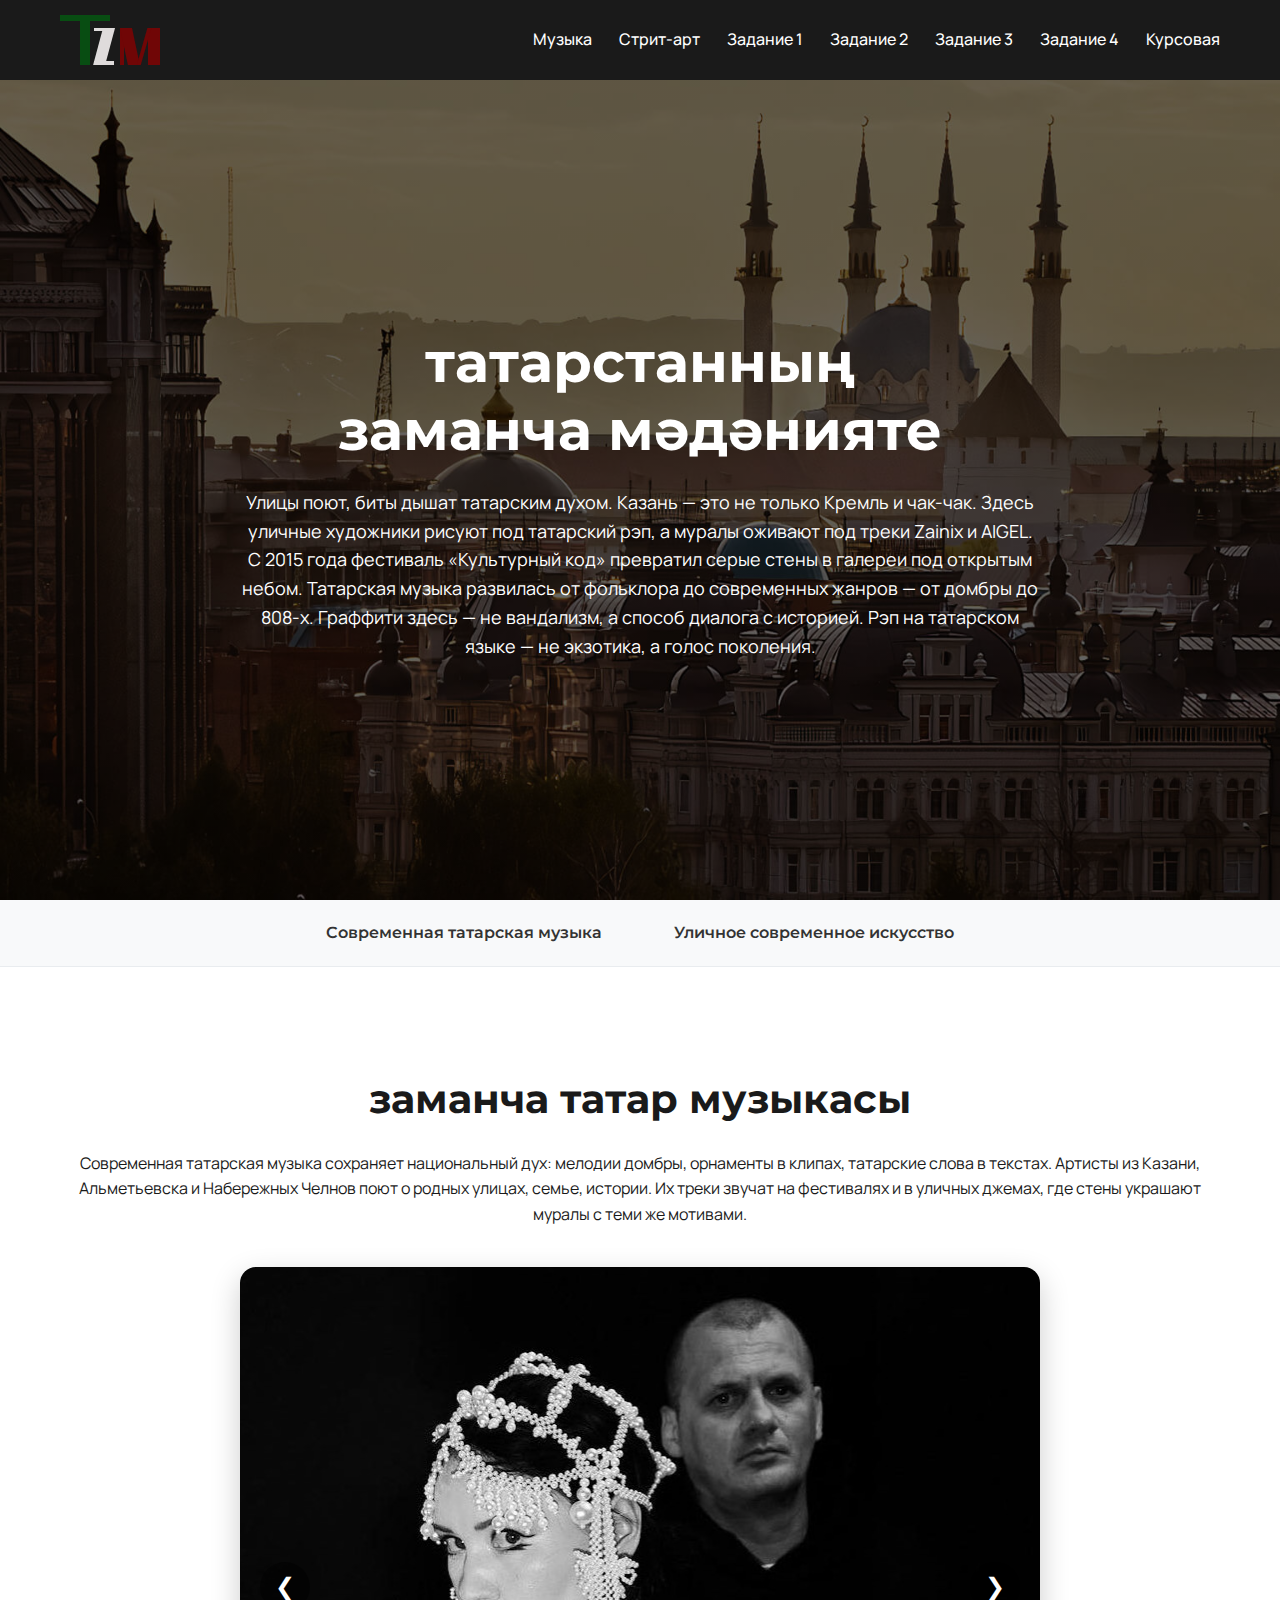
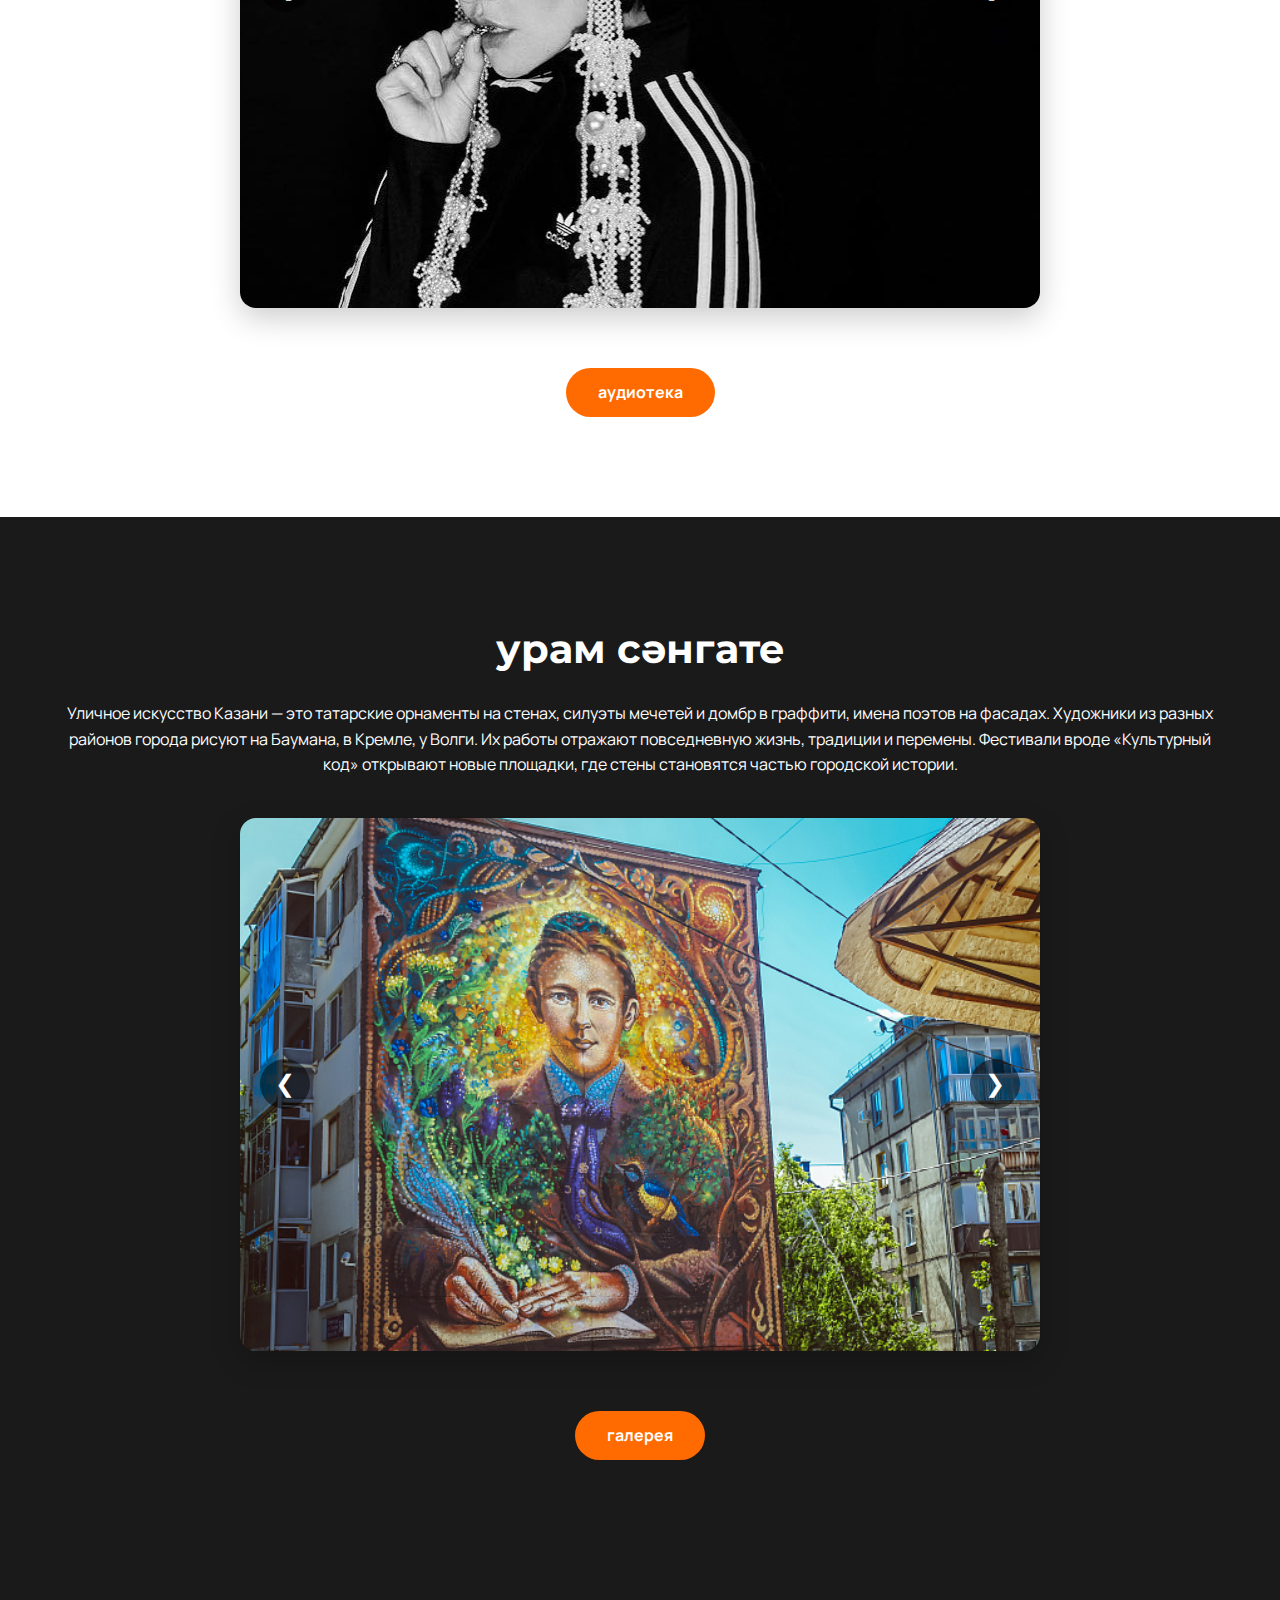
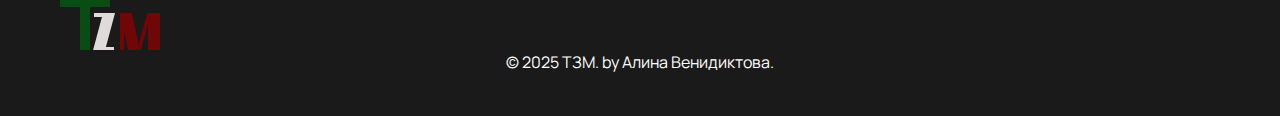
<file: index.html>
<!DOCTYPE html>
<html lang="tt">

<head>
    <meta charset="UTF-8" />
    <meta name="viewport" content="width=device-width, initial-scale=1.0" />
    <title>Заманча Мәдәният</title>
    <link href="https://fonts.googleapis.com/css2?family=Montserrat:wght@700&family=Manrope&display=swap"
        rel="stylesheet">
    <link rel="stylesheet" href="css/style.css" />
    <link rel="stylesheet" href="css/logo.css" />
    <link rel="stylesheet" href="css/main.css" />


</head>

<body>

    <header class="header">
        <div class="container header__inner">
            <div class="logo" aria-label="Логотип ТЗМ">
                <a href="index.html" class="logo-link">
                    <div class="tmz">
                        <div class="t">
                            <div class="tVertical"></div>
                            <div class="tHorizontal"></div>
                        </div>
                        <div class="m">
                            <div class="mVerticalLeft"></div>
                            <div class="mVerticalRight"></div>
                            <div class="mToLeft"></div>
                            <div class="mToRight"></div>
                        </div>
                        <div class="z">
                            <div class="zTop"></div>
                            <div class="zBottom"></div>
                            <div class="zDiagonal"></div>
                        </div>
                    </div>
                </a>
            </div>

            <!-- Кнопка бургера для мобильных -->
            <button class="nav-toggle" aria-label="Открыть меню">
                <span></span>
                <span></span>
                <span></span>
            </button>

            <!-- Обновленная навигация -->
            <nav class="nav">
                <div class="nav__inner">
                    <a href="music.html">Музыка</a>
                    <a href="streetArt.html">Стрит-арт</a>
                    <a href="lab1.html">Задание 1</a>
                    <a href="lab2.html">Задание 2</a>
                    <a href="lab3.html">Задание 3</a>
                    <a href="lab4.html">Задание 4</a>
                    <a href="coursework.html">Курсовая</a>
                </div>
            </nav>
        </div>
    </header>

    <!-- HERO -->
    <section class="hero">
        <div class="container">
            <h1>татарстанның<br>заманча мәдәнияте</h1>
            <p>Улицы поют, биты дышат татарским духом. Казань — это не только Кремль и чак-чак. Здесь уличные художники
                рисуют под татарский рэп, а муралы оживают под треки Zainix и AIGEL. С 2015 года фестиваль «Культурный
                код»
                превратил серые стены в галереи под открытым небом. Татарская музыка развилась от фольклора до
                современных жанров — от домбры до 808-х. Граффити здесь — не вандализм, а способ диалога с историей. Рэп
                на татарском языке — не экзотика, а голос поколения.</p>
        </div>
    </section>

    <nav class="page-nav">
        <div class="container">
            <ul>
                <li><a href="#music">Современная татарская музыка</a></li>
                <li><a href="#art">Уличное современное искусство</a></li>
            </ul>
        </div>
    </nav>

    <!-- MUSIC PREVIEW -->
    <section id="music" class="section">
        <div class="container">
            <h2>заманча татар музыкасы</h2>
            <p>Современная татарская музыка сохраняет национальный дух: мелодии домбры, орнаменты в клипах, татарские
                слова в текстах. Артисты из Казани, Альметьевска и Набережных Челнов поют о родных улицах, семье,
                истории. Их треки звучат на фестивалях и в уличных джемах, где стены украшают муралы с теми же мотивами.
            </p>
            <div class="slider">
                <div class="slides" id="slides-music">
                    <img src="img/main/musicPic1.jpg" alt="1">
                    <img src="img/main/musicPic2.jpg" alt="2">
                    <img src="img/main/musicPic3.jpg" alt="3">
                    <img src="img/main/musicPic4.jpg" alt="4">
                </div>

                <button class="slider-btn prev" onclick="prevSlide('slides-music')">❮</button>
                <button class="slider-btn next" onclick="nextSlide('slides-music')">❯</button>

            </div>
            <a href="music.html" class="btn">аудиотека</a>
        </div>
    </section>

    <!-- ART PREVIEW -->
    <section id="art" class="section bg-dark">
        <div class="container">
            <h2>урам сәнгате</h2>
            <p>Уличное искусство Казани — это татарские орнаменты на стенах, силуэты мечетей и домбр в граффити, имена
                поэтов на фасадах. Художники из разных районов города рисуют на Баумана, в Кремле, у Волги. Их работы
                отражают повседневную жизнь, традиции и перемены. Фестивали вроде «Культурный код» открывают новые
                площадки, где стены становятся частью городской истории.</p>
            <div class="slider">
                <div class="slides" id="slides-art">
                    <img src="img/main/streetPic1.jpg" alt="1">
                    <img src="img/main/streetPic2.jpg" alt="2">
                    <img src="img/main/streetPic3.jpg" alt="3">
                    <img src="img/main/streetPic4.jpg" alt="4">
                </div>

                <button class="slider-btn prev" onclick="prevSlide('slides-art')">❮</button>
                <button class="slider-btn next" onclick="nextSlide('slides-art')">❯</button>

            </div>
            <a href="streetArt.html" class="btn">галерея</a>
        </div>
    </section>

    <!-- FOOTER -->
    <!-- FOOTER -->
    <footer class="footer">
        <div class="container">
            <div class="logo">
                <a href="index.html" class="logo-link">
                    <div class="tmz">
                        <div class="t">
                            <div class="tVertical"></div>
                            <div class="tHorizontal"></div>
                        </div>
                        <div class="m">
                            <div class="mVerticalLeft"></div>
                            <div class="mVerticalRight"></div>
                            <div class="mToLeft"></div>
                            <div class="mToRight"></div>
                        </div>
                        <div class="z">
                            <div class="zTop"></div>
                            <div class="zBottom"></div>
                            <div class="zDiagonal"></div>
                        </div>
                    </div>
                </a>
            </div>
            <p>© 2025 ТЗМ. by Алина Венидиктова.</p>
        </div>
    </footer>

    <script src="js/script.js"></script>
    <script src="js/main.js"></script>

</body>

</html>
</file>
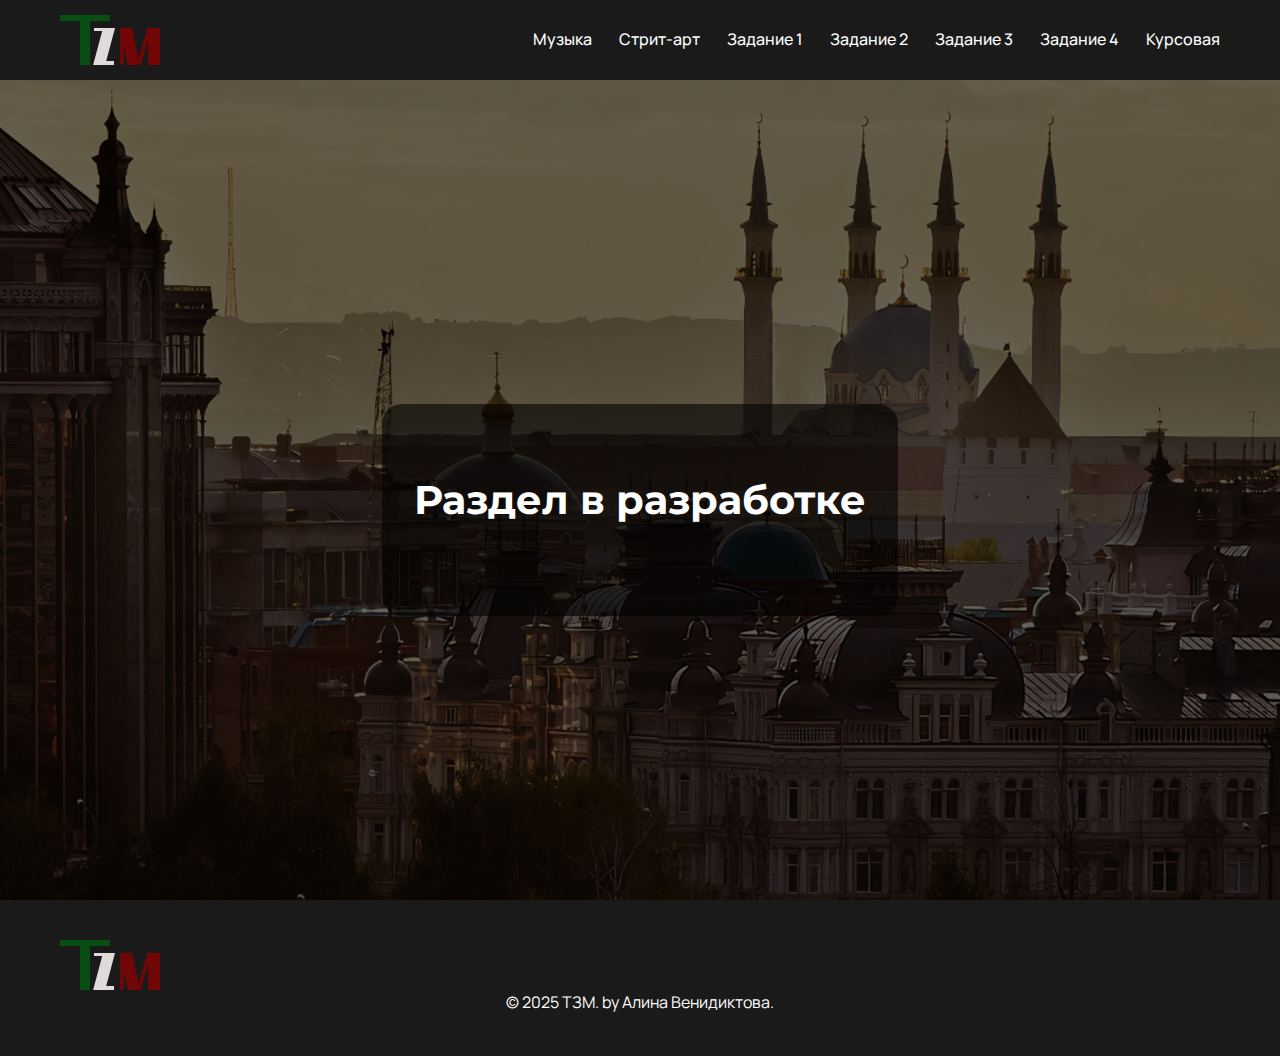
<file: coursework.html>
<!DOCTYPE html>
<html lang="tt">

<head>
    <meta charset="UTF-8" />
    <meta name="viewport" content="width=device-width, initial-scale=1.0" />
    <title>Заманча Мәдәният</title>
    <link href="https://fonts.googleapis.com/css2?family=Montserrat:wght@700&family=Manrope&display=swap"
        rel="stylesheet">
    <link rel="stylesheet" href="css/style.css" />
    <link rel="stylesheet" href="css/logo.css" />
    <link rel="stylesheet" href="css/coursework.css" />
    <link rel="stylesheet" href="css/main.css" />



</head>

<body>

    <!-- HEADER -->
    <header class="header">
        <div class="container header__inner">
            <div class="logo" aria-label="Логотип ТЗМ">
                <a href="index.html" class="logo-link">
                    <div class="tmz">
                        <div class="t">
                            <div class="tVertical"></div>
                            <div class="tHorizontal"></div>
                        </div>
                        <div class="m">
                            <div class="mVerticalLeft"></div>
                            <div class="mVerticalRight"></div>
                            <div class="mToLeft"></div>
                            <div class="mToRight"></div>
                        </div>
                        <div class="z">
                            <div class="zTop"></div>
                            <div class="zBottom"></div>
                            <div class="zDiagonal"></div>
                        </div>
                    </div>
                </a>
            </div>
        

        <!-- Кнопка бургера для мобильных -->
        <button class="nav-toggle" aria-label="Открыть меню">
            <span></span>
            <span></span>
            <span></span>
        </button>

        <!-- Обновленная навигация -->
        <nav class="nav">
            <div class="nav__inner">
                <a href="music.html">Музыка</a>
                <a href="streetArt.html">Стрит-арт</a>
                <a href="lab1.html">Задание 1</a>
                <a href="lab2.html">Задание 2</a>
                <a href="lab3.html">Задание 3</a>
                <a href="lab4.html">Задание 4</a>
                <a href="coursework.html">Курсовая</a>
            </div>
        </nav>
        </div>
    </header>

    <!-- HERO -->
    <section class="hero">
        <div class="container">
            <div class="soon-banner">
                <h2>Раздел в разработке</h2>
            </div>
        </div>
    </section>


    <!-- FOOTER -->
    <footer class="footer">
        <div class="container">
            <div class="logo">
                <a href="index.html" class="logo-link">
                    <div class="tmz">
                        <div class="t">
                            <div class="tVertical"></div>
                            <div class="tHorizontal"></div>
                        </div>
                        <div class="m">
                            <div class="mVerticalLeft"></div>
                            <div class="mVerticalRight"></div>
                            <div class="mToLeft"></div>
                            <div class="mToRight"></div>
                        </div>
                        <div class="z">
                            <div class="zTop"></div>
                            <div class="zBottom"></div>
                            <div class="zDiagonal"></div>
                        </div>
                    </div>
                </a>
            </div>
            <p>© 2025 ТЗМ. by Алина Венидиктова.</p>
        </div>
    </footer>

    <script src="js/script.js"></script>
    <script src="js/main.js"></script>

</body>

</html>
</file>
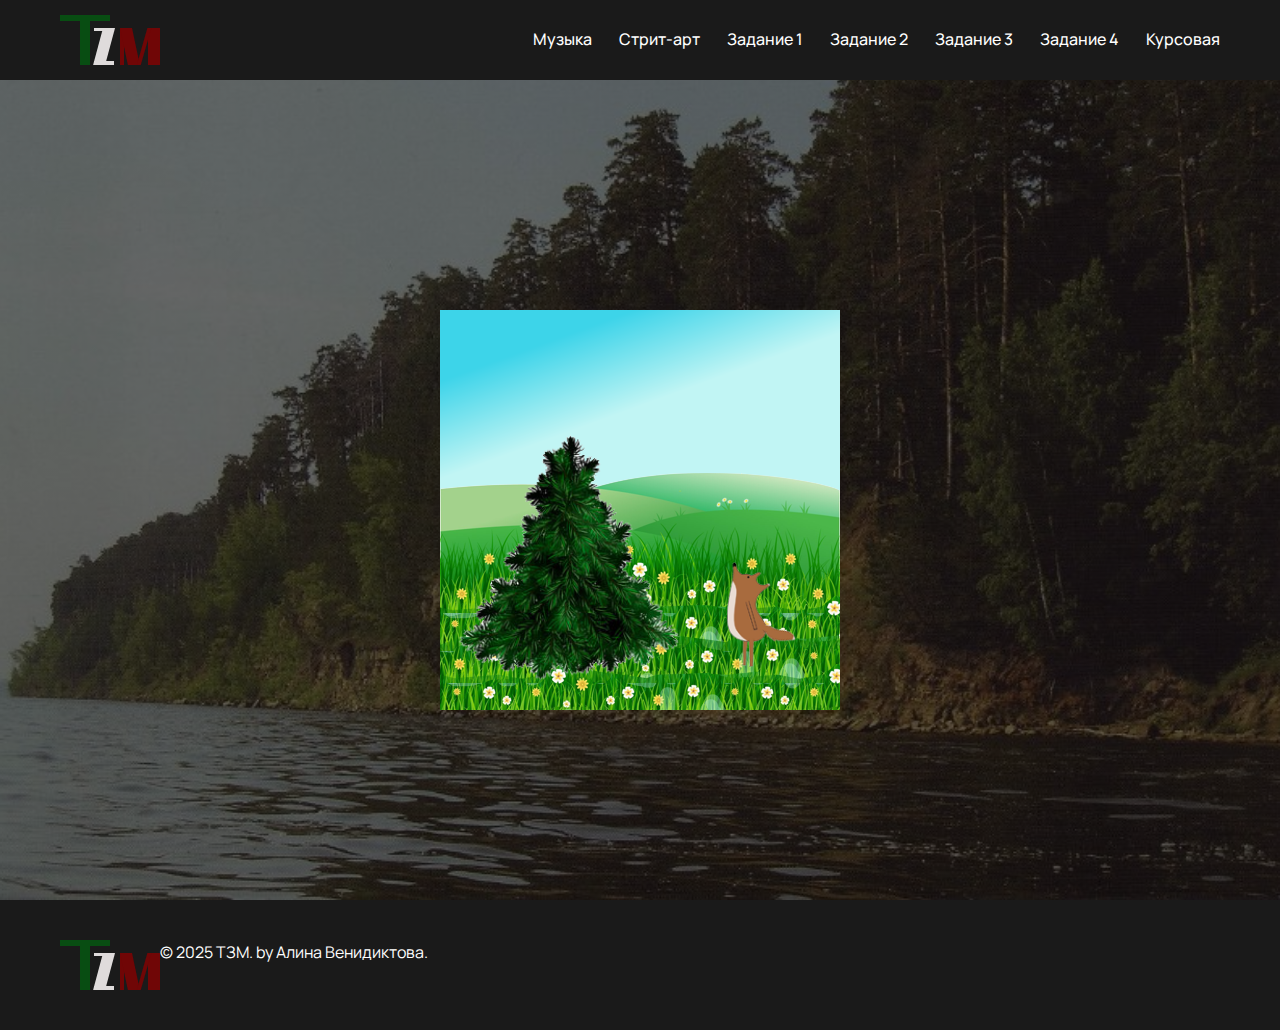
<file: lab2.html>
<!DOCTYPE html>
<html lang="tt">

<head>
    <meta charset="UTF-8" />
    <meta name="viewport" content="width=device-width, initial-scale=1.0" />
    <title>Заманча Мәдәният</title>
    <link href="https://fonts.googleapis.com/css2?family=Montserrat:wght@700&family=Manrope&display=swap"
        rel="stylesheet">
    <link rel="stylesheet" href="css/style.css" />
    <link rel="stylesheet" href="css/logo.css" />
    <link rel="stylesheet" href="css/lab2.css" />


</head>

<body>

    <!-- HEADER -->
    <header class="header">
        <div class="container header__inner">
            <div class="logo">
                <a href="index.html" class="logo-link">
                    <div class="tmz">
                        <div class="t">
                            <div class="tVertical"></div>
                            <div class="tHorizontal"></div>
                        </div>
                        <div class="m">
                            <div class="mVerticalLeft"></div>
                            <div class="mVerticalRight"></div>
                            <div class="mToLeft"></div>
                            <div class="mToRight"></div>
                        </div>
                        <div class="z">
                            <div class="zTop"></div>
                            <div class="zBottom"></div>
                            <div class="zDiagonal"></div>
                        </div>
                    </div>
                </a>
            </div>
            <nav class="nav">
                <a href="music.html">Музыка</a>
                <a href="streetArt.html">Стрит-арт</a>
                <a href="lab1.html">Задание 1</a>
                <a href="lab2.html">Задание 2</a>
                <a href="lab3.html">Задание 3</a>
                <a href="lab4.html">Задание 4</a>
                <a href="coursework.html">Курсовая</a>
            </nav>
        </div>
    </header>

    <section class="hero">
        <div class="container">
            
            <button class="block-animation">
                <div class="clouds-container">
                    <img class="cloudRight" src="img/labs/cloudRight.png">
                    <img class="cloudLeft" src="img/labs/cloudLeft.png">
                </div>
                <div class="text-overlay">Пора отдыхать</div>
                <div class="text-active">Отдохнули&#40</div>
                <img class="fox" src="img/labs/fox.png">
                <img class="tree" src="img/labs/tree.png">
            </button>

        </div>
    </section>

    <!-- FOOTER -->
    <footer class="footer">
        <div class="container">
            <div class="logo">
                <a href="index.html" class="logo-link">
                    <div class="tmz">
                        <div class="t">
                            <div class="tVertical"></div>
                            <div class="tHorizontal"></div>
                        </div>
                        <div class="m">
                            <div class="mVerticalLeft"></div>
                            <div class="mVerticalRight"></div>
                            <div class="mToLeft"></div>
                            <div class="mToRight"></div>
                        </div>
                        <div class="z">
                            <div class="zTop"></div>
                            <div class="zBottom"></div>
                            <div class="zDiagonal"></div>
                        </div>
                    </div>
                </a>
            </div>
            <p>© 2025 ТЗМ. by Алина Венидиктова.</p>
        </div>
    </footer>

    <script src="js/script.js"></script>
</body>

</html>
</file>
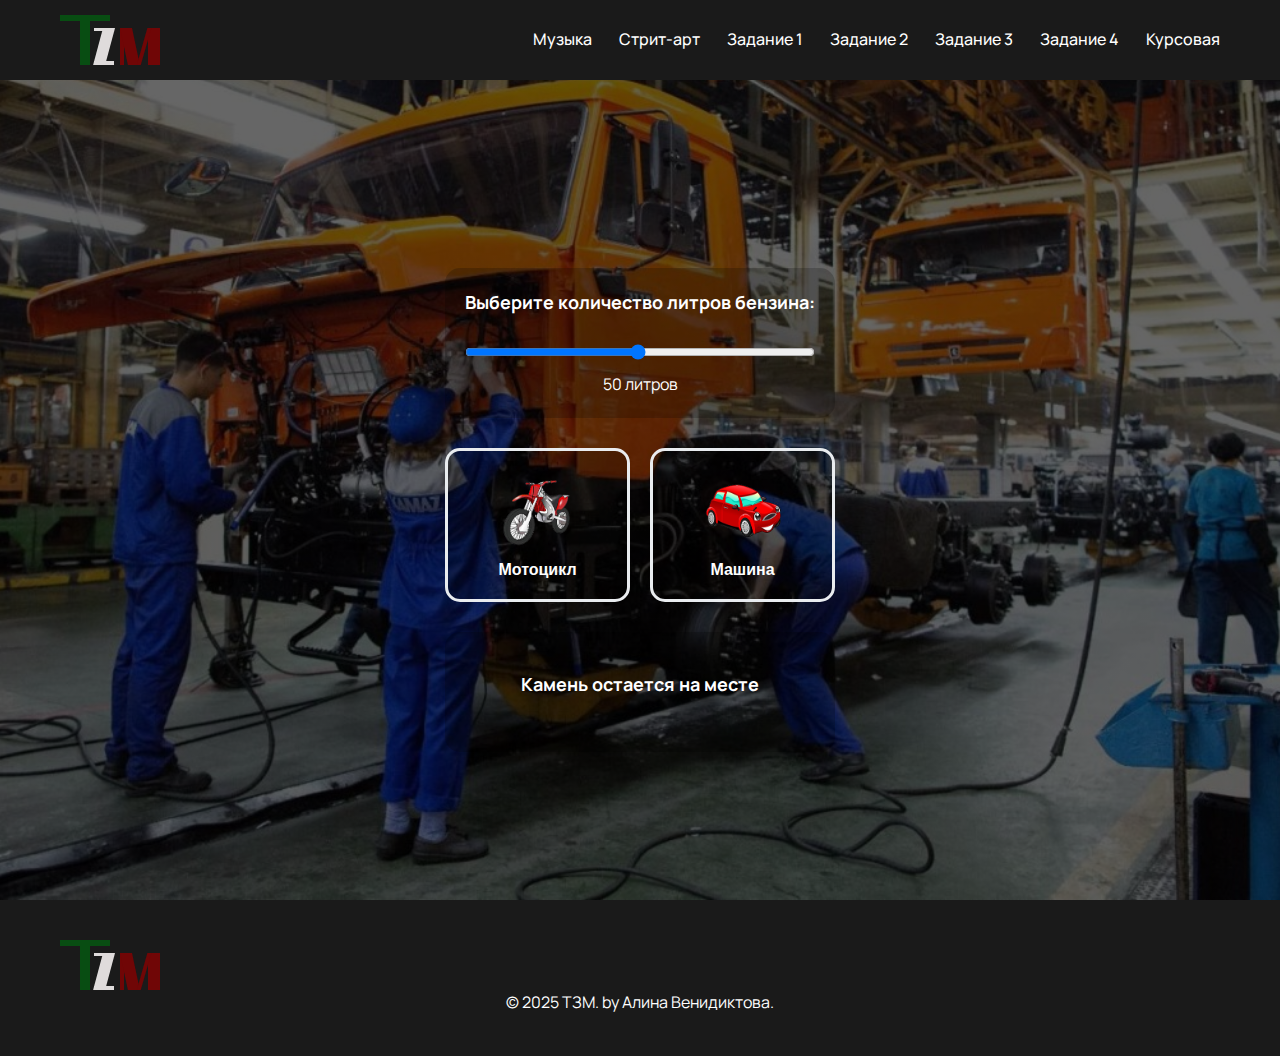
<file: lab3.html>
<!DOCTYPE html>
<html lang="tt">

<head>
    <meta charset="UTF-8" />
    <meta name="viewport" content="width=device-width, initial-scale=1.0" />
    <title>Заманча Мәдәният</title>
    <link href="https://fonts.googleapis.com/css2?family=Montserrat:wght@700&family=Manrope&display=swap"
        rel="stylesheet">
    <link rel="stylesheet" href="css/style.css" />
    <link rel="stylesheet" href="css/logo.css" />
    <link rel="stylesheet" href="css/lab3.css" />


</head>

<body>

    <!-- HEADER -->
    <header class="header">
        <div class="container header__inner">
            <div class="logo">
                <a href="index.html" class="logo-link">
                    <div class="tmz">
                        <div class="t">
                            <div class="tVertical"></div>
                            <div class="tHorizontal"></div>
                        </div>
                        <div class="m">
                            <div class="mVerticalLeft"></div>
                            <div class="mVerticalRight"></div>
                            <div class="mToLeft"></div>
                            <div class="mToRight"></div>
                        </div>
                        <div class="z">
                            <div class="zTop"></div>
                            <div class="zBottom"></div>
                            <div class="zDiagonal"></div>
                        </div>
                    </div>
                </a>
            </div>
            <nav class="nav">
                <a href="music.html">Музыка</a>
                <a href="streetArt.html">Стрит-арт</a>
                <a href="lab1.html">Задание 1</a>
                <a href="lab2.html">Задание 2</a>
                <a href="lab3.html">Задание 3</a>
                <a href="lab4.html">Задание 4</a>
                <a href="coursework.html">Курсовая</a>
            </nav>
        </div>
    </header>

    <!-- HERO -->
    <section class="hero">
        <div class="container">
            <div class="slider-container">
                <label for="fuelSlider">Выберите количество литров бензина:</label>
                <div>
                    <input type="range" id="fuelSlider" class="fuel-slider" min="1" max="100" value="50" step="1">
                </div>
                <div class="fuel-value">
                    <span id="fuelValue">50</span> литров
                </div>
            </div>

            <div class="transport-buttons">
                <button class="transport-btn" id="motorcycleBtn">
                    <img src="img/labs/moto.png" alt="Мотоцикл">
                    <div>Мотоцикл</div>
                </button>
                <button class="transport-btn" id="carBtn">
                    <img src="img/labs/car.png" alt="Машина">
                    <div>Машина</div>
                </button>
            </div>

            <div class="result">
                <div class="message" id="message"></div>
                <div class="smiley" id="smiley"></div>
            </div>



        </div>
    </section>


    <!-- FOOTER -->
    <footer class="footer">
        <div class="container">
            <div class="logo">
                <a href="index.html" class="logo-link">
                    <div class="tmz">
                        <div class="t">
                            <div class="tVertical"></div>
                            <div class="tHorizontal"></div>
                        </div>
                        <div class="m">
                            <div class="mVerticalLeft"></div>
                            <div class="mVerticalRight"></div>
                            <div class="mToLeft"></div>
                            <div class="mToRight"></div>
                        </div>
                        <div class="z">
                            <div class="zTop"></div>
                            <div class="zBottom"></div>
                            <div class="zDiagonal"></div>
                        </div>
                    </div>
                </a>
            </div>
            <p>© 2025 ТЗМ. by Алина Венидиктова.</p>
        </div>
    </footer>

    <script src="js/lab3.js"></script>
</body>

</html>
</file>
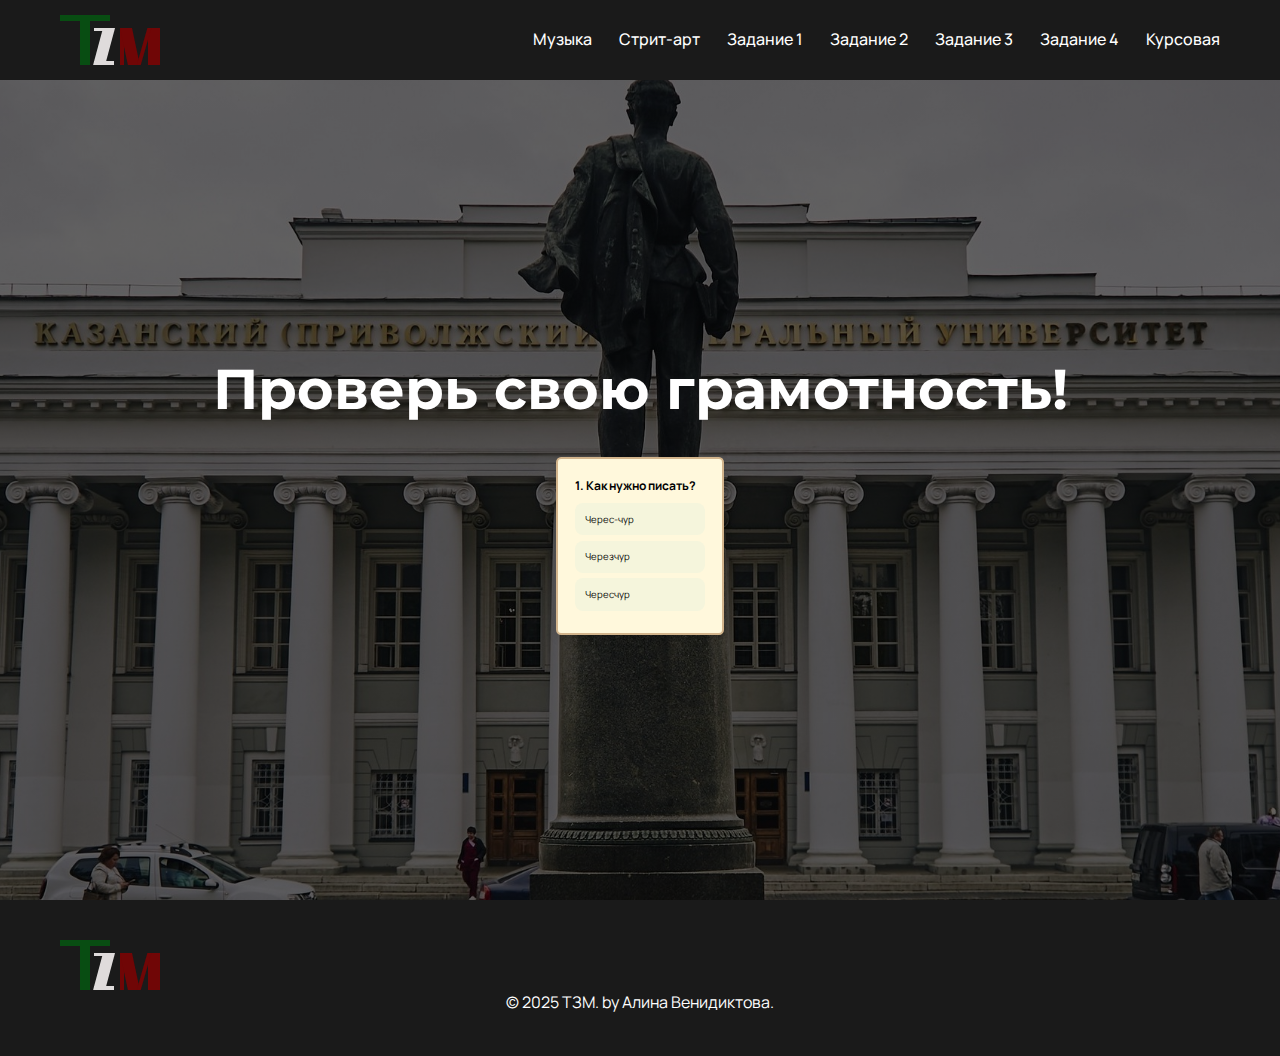
<file: lab4.html>
<!DOCTYPE html>
<html lang="tt">

<head>
    <meta charset="UTF-8" />
    <meta name="viewport" content="width=device-width, initial-scale=1.0" />
    <title>Заманча Мәдәният</title>
    <link href="https://fonts.googleapis.com/css2?family=Montserrat:wght@700&family=Manrope&display=swap"
        rel="stylesheet">
    <link rel="stylesheet" href="css/style.css" />
    <link rel="stylesheet" href="css/logo.css" />
    <link rel="stylesheet" href="css/lab4.css" />



</head>

<body>

    <!-- HEADER -->
    <header class="header">
        <div class="container header__inner">
            <div class="logo">
                <a href="index.html" class="logo-link">
                    <div class="tmz">
                        <div class="t">
                            <div class="tVertical"></div>
                            <div class="tHorizontal"></div>
                        </div>
                        <div class="m">
                            <div class="mVerticalLeft"></div>
                            <div class="mVerticalRight"></div>
                            <div class="mToLeft"></div>
                            <div class="mToRight"></div>
                        </div>
                        <div class="z">
                            <div class="zTop"></div>
                            <div class="zBottom"></div>
                            <div class="zDiagonal"></div>
                        </div>
                    </div>
                </a>
            </div>
            <nav class="nav">
                <a href="music.html">Музыка</a>
                <a href="streetArt.html">Стрит-арт</a>
                <a href="lab1.html">Задание 1</a>
                <a href="lab2.html">Задание 2</a>
                <a href="lab3.html">Задание 3</a>
                <a href="lab4.html">Задание 4</a>
                <a href="coursework.html">Курсовая</a>
            </nav>
        </div>
    </header>

    <!-- HERO -->
    <section class="hero">
        <div class="container">
            <h1>Проверь свою грамотность!</h1>
            <div id="quiz-area"></div>
            <div id="end-message" class="hidden">Вопросы закончились</div>
            <div id="stats" class="hidden"></div>
        </div>
    </section>


    <!-- FOOTER -->
    <footer class="footer">
        <div class="container">
            <div class="logo">
                <a href="index.html" class="logo-link">
                    <div class="tmz">
                        <div class="t">
                            <div class="tVertical"></div>
                            <div class="tHorizontal"></div>
                        </div>
                        <div class="m">
                            <div class="mVerticalLeft"></div>
                            <div class="mVerticalRight"></div>
                            <div class="mToLeft"></div>
                            <div class="mToRight"></div>
                        </div>
                        <div class="z">
                            <div class="zTop"></div>
                            <div class="zBottom"></div>
                            <div class="zDiagonal"></div>
                        </div>
                    </div>
                </a>
            </div>
            <p>© 2025 ТЗМ. by Алина Венидиктова.</p>
        </div>
    </footer>

    <script src="js/lab4.js"></script>
</body>

</html>
</file>
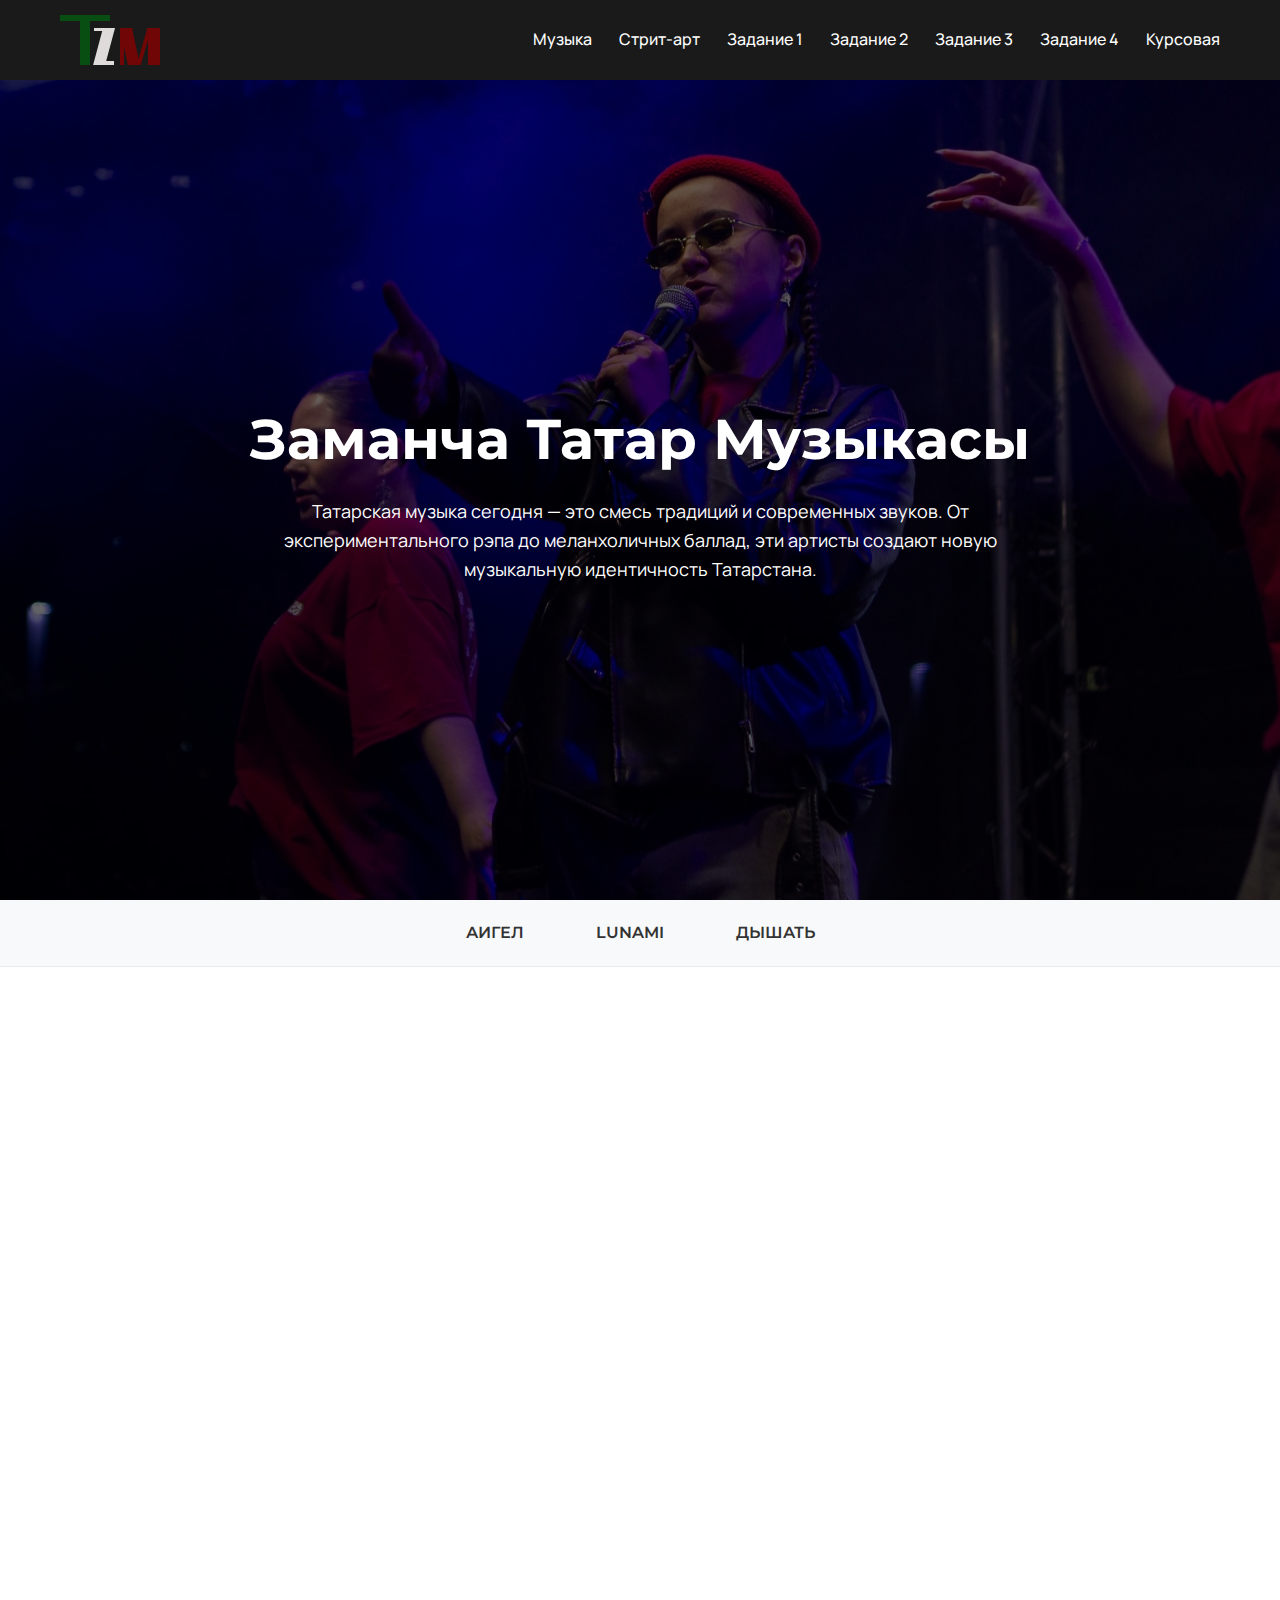
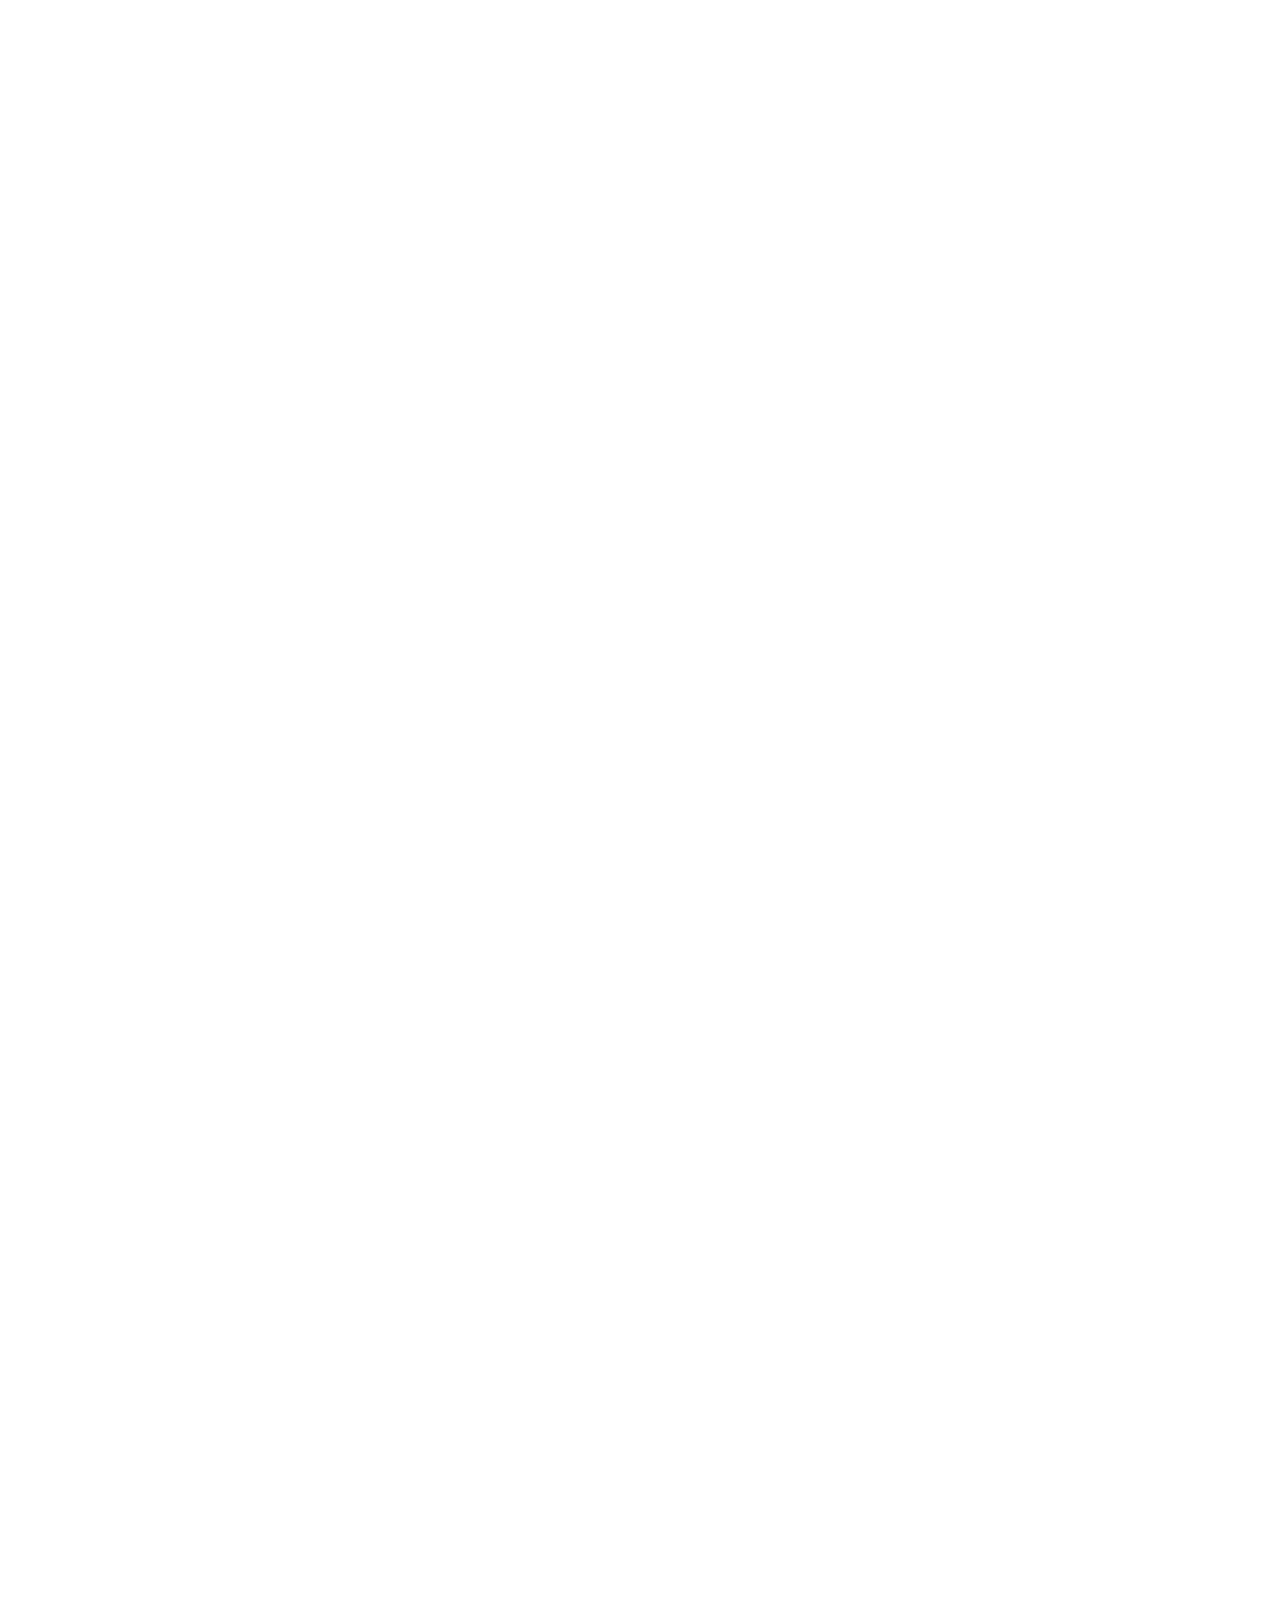
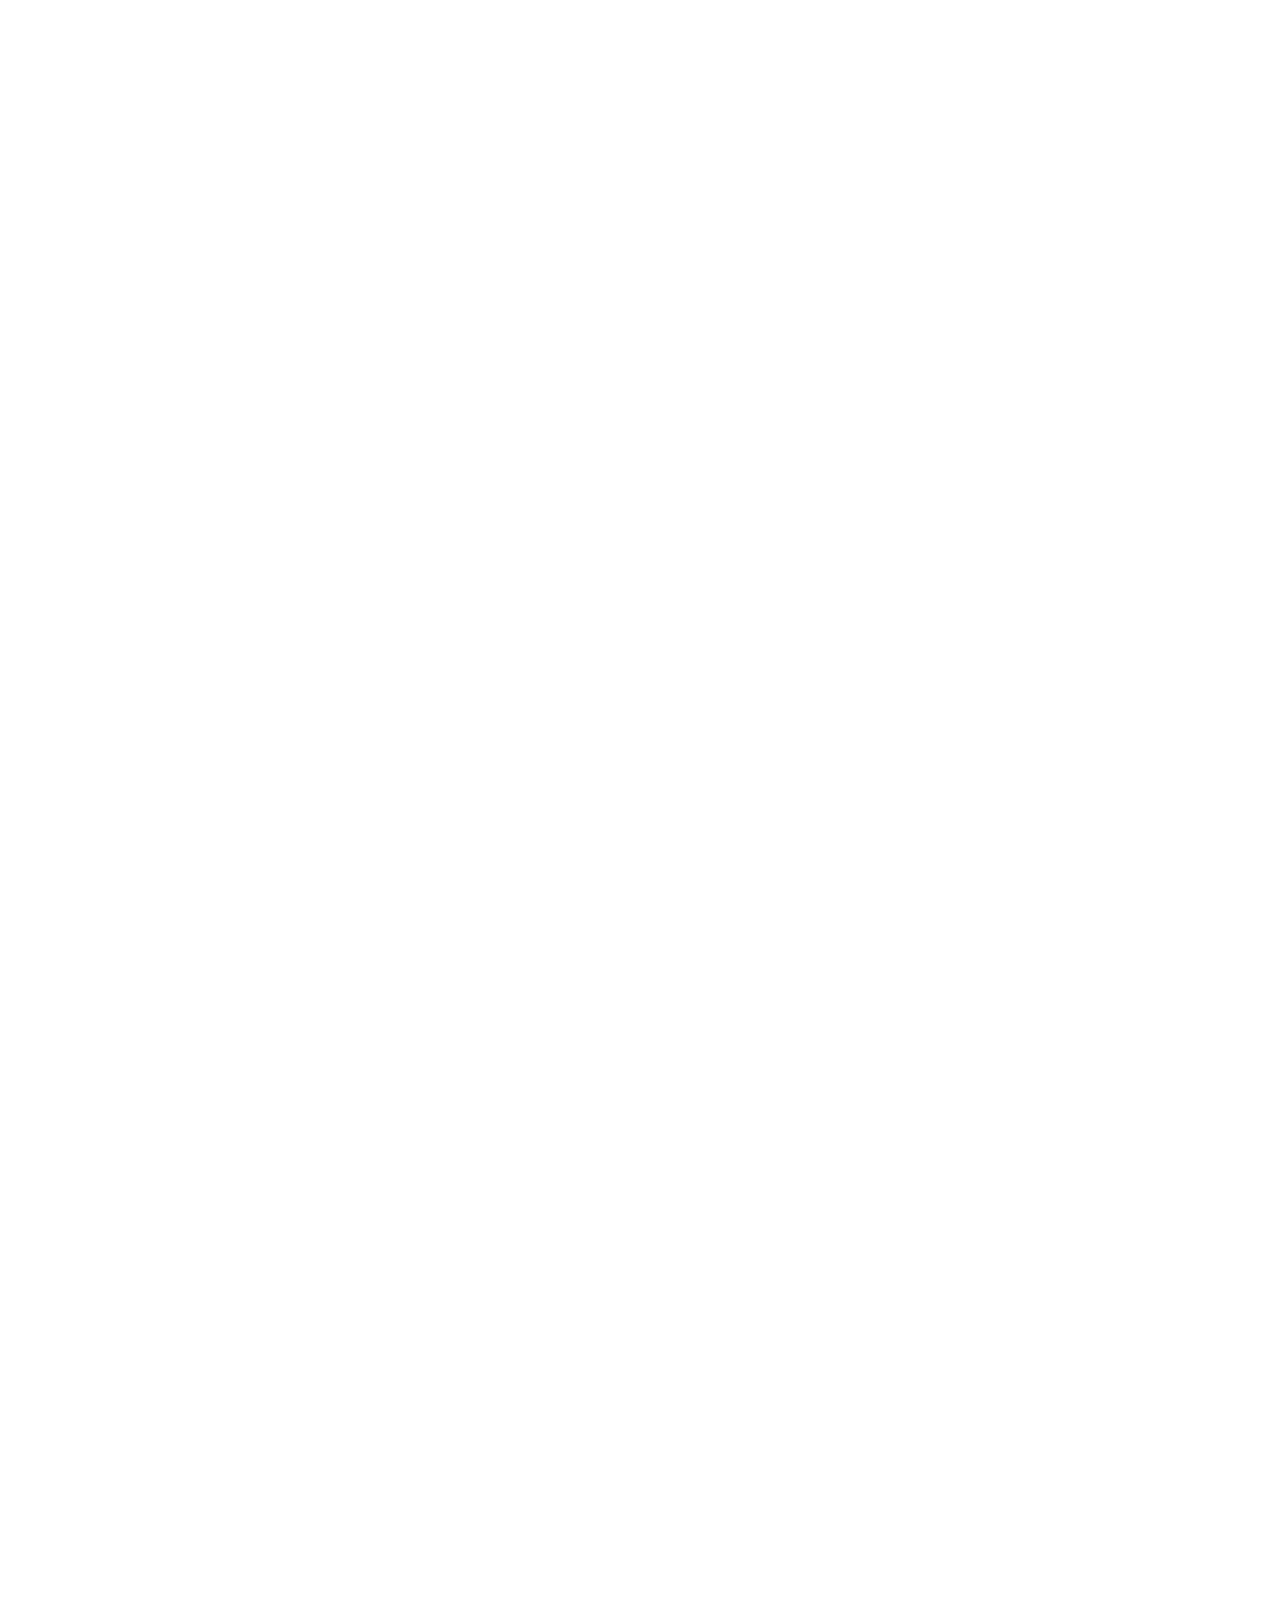
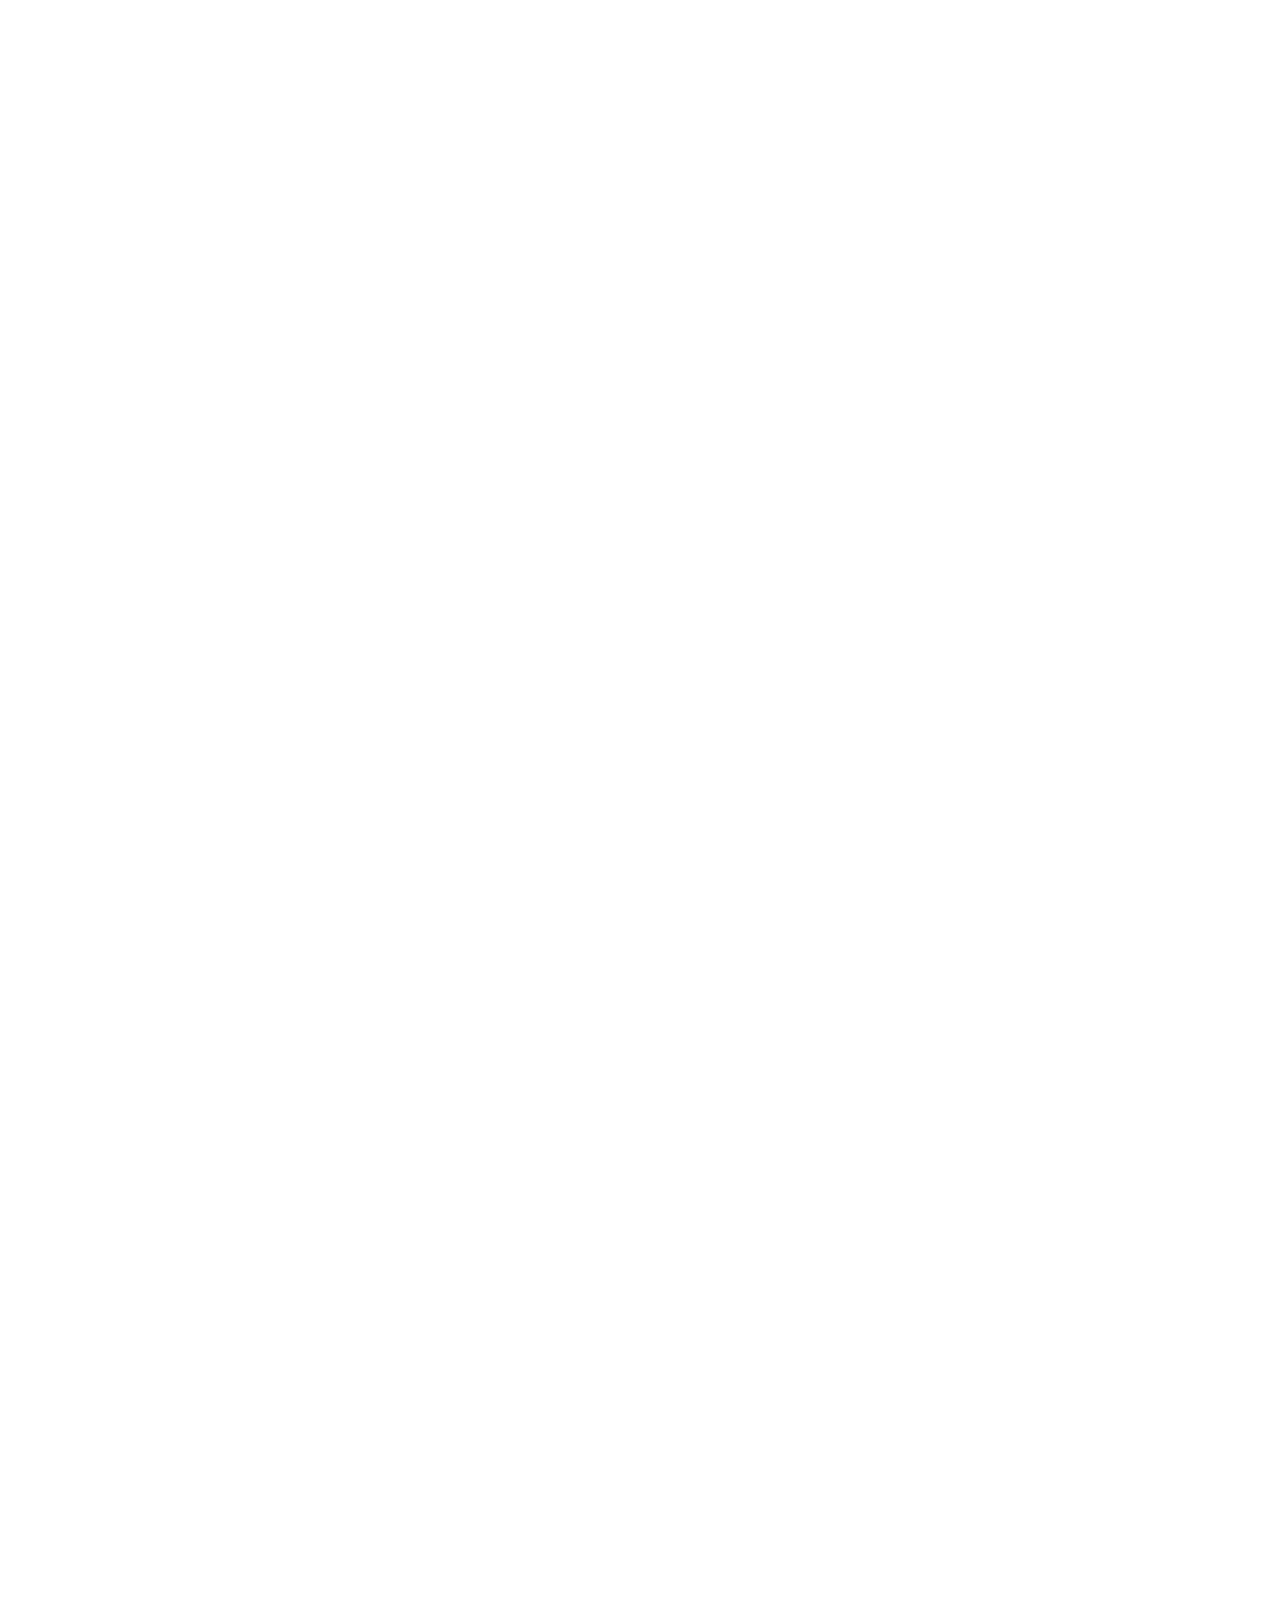
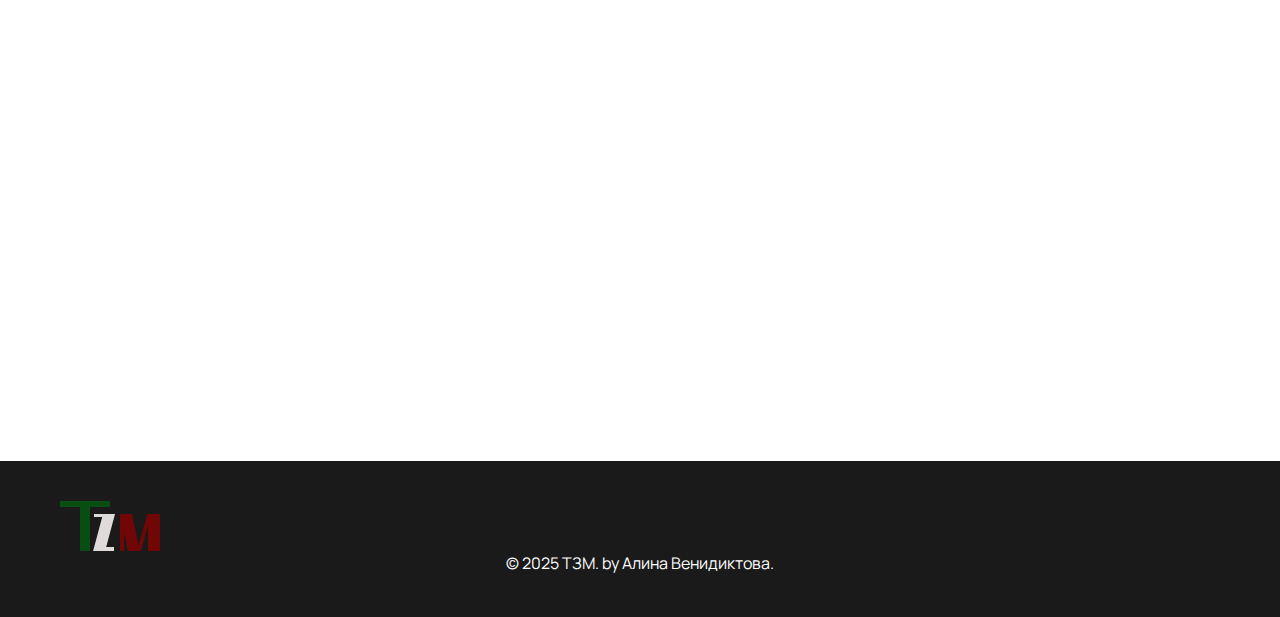
<file: music.html>
<!DOCTYPE html>
<html lang="tt">

<head>
    <meta charset="UTF-8" />
    <meta name="viewport" content="width=device-width, initial-scale=1.0" />
    <title>Музыка - Татар Вайб</title>
    <link href="https://fonts.googleapis.com/css2?family=Montserrat:wght@700&family=Manrope&display=swap"
        rel="stylesheet">
    <link rel="stylesheet" href="css/style.css" />
    <link rel="stylesheet" href="css/logo.css" />
    <link rel="stylesheet" href="css/music.css" />
</head>

<body>

    <!-- HEADER -->
    <header class="header">
        <div class="container header__inner">
            <div class="logo">
                <a href="index.html" class="logo-link">
                    <div class="tmz">
                        <div class="t">
                            <div class="tVertical"></div>
                            <div class="tHorizontal"></div>
                        </div>
                        <div class="m">
                            <div class="mVerticalLeft"></div>
                            <div class="mVerticalRight"></div>
                            <div class="mToLeft"></div>
                            <div class="mToRight"></div>
                        </div>
                        <div class="z">
                            <div class="zTop"></div>
                            <div class="zBottom"></div>
                            <div class="zDiagonal"></div>
                        </div>
                    </div>
                </a>
            </div>
            <nav class="nav">
                <a href="music.html">Музыка</a>
                <a href="streetArt.html">Стрит-арт</a>
                <a href="lab1.html">Задание 1</a>
                <a href="lab2.html">Задание 2</a>
                <a href="lab3.html">Задание 3</a>
                <a href="lab4.html">Задание 4</a>
                <a href="coursework.html">Курсовая</a>
            </nav>
        </div>
    </header>

    <!-- HERO SECTION -->
    <section class="hero">
        <div class="container">
            <h1>Заманча Татар Музыкасы</h1>
            <p>Татарская музыка сегодня — это смесь традиций и современных звуков. От экспериментального рэпа до
                меланхоличных баллад, эти артисты создают новую музыкальную идентичность Татарстана.</p>
        </div>
    </section>

    <!-- QUICK NAVIGATION -->
    <nav class="artists-nav">
        <div class="container">
            <ul>
                <li><a href="#aigel">АИГЕЛ</a></li>
                <li><a href="#lunami">LUNAMI</a></li>
                <li><a href="#dyshat">ДЫШАТЬ</a></li>
            </ul>
        </div>
    </nav>

    <!-- ARTISTS SECTIONS -->
    <section id="artists" class="artists-section">
        <div class="container">

            <!-- АИГЕЛ -->
            <article id="aigel" class="artist-full">
                <div class="artist-header">
                    <div class="artist-visual">
                        <img src="img/music/aigel.jpg" alt="АИГЕЛ">
                    </div>
                    <div class="artist-basic-info">
                        <h2>АИГЕЛ</h2>
                        <div class="artist-meta">
                            <span class="genre">Электроника • Альтернативный хип-хоп • Хип-хоп</span>
                            <span class="years">2017 — настоящее время</span>
                        </div>
                        <div class="artist-highlights">
                            <div class="highlight-card">
                                <h4>Главный хит</h4>
                                <p>"Пыяла"</p>
                            </div>
                            <div class="highlight-card">
                                <h4>Лучший альбом</h4>
                                <p>"Пыяла" (2020)</p>
                            </div>
                            <div class="highlight-card">
                                <h4>Стиль</h4>
                                <p>Электронный хип-хоп</p>
                            </div>
                        </div>
                    </div>
                </div>

                <div class="artist-content">
                    <div class="content-grid">
                        <div class="main-content">
                            <h3>Творческий путь</h3>
                            <p>В состав «Аигел» входят всего два человека: Айгель Гайсина (по ее имени на татарский
                                манер и назван проект) и Илья Барамия.
                            <p>Айгель родилась 9 октября 1986 года в городе Набережные Челны. В детстве она ходила в
                                музыкальную школу и училась игре на фортепиано, а в подростковом возрасте ее даже
                                занесло в метал-коллектив. Электронной музыкой девушка прониклась, обучаясь в
                                университете, когда познакомилась с Aphex Twin и Kraftwerk. Образование у нее при этом
                                непрофильное — Айгель получила образование политолога, а после выпуска работала актрисой
                                озвучки. Любопытно то, что до знакомства со своей коллегой по дуэту артистка вообще не
                                слушала рэп.</p>
                            <p>А вот биография Ильи Барамии была тесно связана с музыкой с самого начала. Он родился 18
                                июня 1973 года в Санкт-Петербурге. Как гласит легенда, Илья не очень интересовался
                                обществом сверстников и проявлял больше энтузиазма ко всему, что имело отношение к
                                музыке. Именно поэтому мама купила ему проигрыватель и с десяток пластинок для детей. С
                                этого началось его музыкальное образование.

                            <p>Илья поступил в ЛИСИ, желая стать строителем. Строить дома ему, однако, так и не
                                довелось. В студенческие годы Барамия познакомился с музыкантом Александром Зайцевым.
                                Молодых людей объединила любовь к электронике. Уже вскоре после этого Илья и Александр
                                начали делать собственные треки и объединились в дуэт под названием «Елочные игрушки».
                                Любопытно, что первую популярность они обрели далеко за пределами ЛГУ: молодой коллектив
                                заметили в Англии.</p>
                            <p> История «Аигел» берет начало в 2017 году. Айгель, до глубины души потрясенная тюремным
                                заключением своего возлюбленного, музыканта группы «Так красиво темно» Темура Хадырова,
                                за покушение на убийство, написала полноценный стихотворный сборник. Он получил название
                                «Суд». Когда артистке пришла в голову мысль поставить по нему спектакль, она связалась с
                                Ильей и предложила ему поработать над саундтреком.</p>
                            <p>Трудясь над аранжировками для «Суда», музыканты стали замечать зарождение чего-то
                                абсолютно нового. Это «абсолютно новое» и легло в основу их дебютного альбома. </p>


                            <h3>Влияние на культуру</h3>
                            <p>Проект «Аигел» оказал заметное влияние на татарскую эстраду, хотя теоретически плохо
                                соответствует её формату и традициям. Тем не менее, татарстанские музыкальные аналитики,
                                вслед за аудиторией, серьёзно заинтересовались проектом, и в 2019 году известная
                                татарстанская газета «Бизнес Online» включила песню «Татарин» в развёрнутый рейтинг
                                «топ-30 главных татарских песен XXI века», поместив её на высокое 4-е место —
                                существенно выше очень</p>
                            <p> Лонгплеи "Музыка" (2018) и "Эдем" (2019) стал предметом активного обсуждения в
                                Татарстане, но по-настоящему вирусную популярность обрел тремя годами позже. Случилось
                                это благодаря тому, что заглавный трек альбома — собственно, «Пыяла» — был использован в
                                качестве саундтрека для сериала «Слово пацана» (2023-…). История о связавшихся с
                                криминалом подростках как раз разворачивалась на улицах Казани, где татарский язык
                                максимально уместен. Да и чего уж там, «Аигел» никогда не была чужда подобная тематика.
                                Трек сильно выбивался из саундтрека, составленного из хитов 90-х, поэтому и привлек к
                                группе много-много внимания. «Пыяла» обзавелась десятком ремиксов разного качества, а
                                исполнители — новыми почитателями.</p>
                        </div>

                        <aside class="sidebar">
                            <div class="discography">
                                <h4>Дискография</h4>
                                <ul>
                                    <li>«1190» (2017)</li>
                                    <li>«Музыка» (2018)</li>
                                    <li>«Эдем» (2018)</li>
                                    <li>«Пыяла» (2019)</li>
                                    <li>«Killer Qiz» (2025)</li>
                                </ul>
                            </div>

                            <div class="key-tracks">
                                <h4>Ключевые треки</h4>
                                <ul>
                                    <li>«Татарин»</li>
                                    <li>«Чудовище»</li>
                                    <li>«Моя любовь»</li>
                                    <li>«Тебе кажется»</li>
                                </ul>
                            </div>

                            <div class="links">
                                <h4>Ссылки</h4>
                                <a href="https://www.youtube.com/@aigelband" class="social-link">YouTube</a>
                                <a href="https://music.yandex.ru/artist/5097198" class="social-link">Яндекс Музыка</a>
                                <a href="https://vk.com/aigelmusic" class="social-link">VK</a>
                            </div>
                        </aside>
                    </div>
                </div>
            </article>

            <!-- LUNAMI -->
            <article id="lunami" class="artist-full">
                <div class="artist-header">
                    <div class="artist-visual">
                        <img src="img/music/lunamy.jpg" alt="LUNAMI">
                    </div>
                    <div class="artist-basic-info">
                        <h2>LUNAMI</h2>
                        <div class="artist-meta">
                            <span class="genre">Инди-поп</span>
                            <span class="years">2023 — настоящее время</span>
                        </div>
                        <div class="artist-highlights">
                            <div class="highlight-card">
                                <h4>Главный хит</h4>
                                <p>"кил яныма"</p>
                            </div>
                            <div class="highlight-card">
                                <h4>Лучший альбом</h4>
                                <p>«ә мин? vol.1» (2023)</p>
                            </div>
                            <div class="highlight-card">
                                <h4>Стиль</h4>
                                <p>Инди-поп</p>
                            </div>
                        </div>
                    </div>
                </div>

                <div class="artist-content">
                    <div class="content-grid">
                        <div class="main-content">


                            <h3>Творческий путь и музыка</h3>
                            <p>Писать собственные песни Амина начала в 2018-2019 годах, почувствовав внутреннюю
                                потребность создавать что-то своё, а не только исполнять каверы. Первая песня на
                                татарском языке, «Юк димәк әйе», появилась в 2020 году и была, по её словам, простой и
                                забавной. Следующей стала её самая популярная композиция — «Кил яныма». Интересно, что
                                если обычно её песни рождаются из личного опыта, то «Кил яныма» изначально возникла из
                                интереса к звучанию и комбинации слов, а более глубокий смысл был осознан позже, при
                                работе над клипом. На данный момент в её дискографии три полноценные татарские песни и
                                несколько композиций, где татарский язык смешан с русским. Во всём, что касается звука,
                                ей помогает звукорежиссёр Самат Гибадуллин, который также известен работой с группой
                                noor.</p>

                            <h3>Концертная деятельность и взгляды</h3>
                            <p>Концертный опыт Амины пока не очень обширный, но она отмечает, что ближайшее лето
                                promises быть насыщенным на выступления. На её счету уже есть выступления на «Сәләт
                                Биляр Форуме», «Октаве» в Лядском саду и фестивале «Мин татарча сөйләшәм», а в планах —
                                участие в фестивале «Шевле» в Чувашии. На вопрос о существовании «волны поющих покрытых
                                девушек» она отвечает, что слышит об этом впервые. По её мнению, у каждого человека,
                                независимо от пола или внешнего вида, есть своя уникальная творческая история и
                                намерение, которое известно только Богу. При этом она с большой теплотой отзывается о
                                группе noor, называя их участниц своими вдохновительницами и подругами.</p>

                            <h3>Связь с Казанью и Альметьевском</h3>
                            <p>Казань для Амины — это олицетворение юности, тесно связанное со школьными годами. Она с
                                теплотой вспоминает свою гимназию на проспекте Победы, походы в «Макдоналдс» с друзьями,
                                а также ключевые точки города, где проходила её жизнь: образовательный центр «Сәләт»,
                                «Дашка», танцы на Баумана и в НКЦ, изучение английского на улице Карла Маркса. Эти,
                                возможно, популярные у туристов места, для неё являются отражением личной истории. Её
                                детство прошло в Альметьевске, который ассоциируется с простотой, свободой и
                                естественностью. Она вспоминает детский сад, художественную школу, огромный огород и
                                ночевки у лучшей подруги. Сейчас её связь с этим местом поддерживается через родную
                                деревню Мактаму и бабушку с дедушкой.</p>

                        </div>

                        <aside class="sidebar">
                            <div class="discography">
                                <h4>Дискография</h4>
                                <ul>
                                    <li>«ә мин? vol.1» (2023)</li>
                                    <li>«Закрывайте двери» (2023)</li>
                                    <li>«синме бу?» (2024)</li>

                                    <li>«яңгырлар килсә» (2024)</li>
                                    <li>«Qyzlar» (2025)</li>

                                </ul>
                            </div>

                            <div class="key-tracks">
                                <h4>Ключевые треки</h4>
                                <ul>
                                    <li>"кил яныма"</li>
                                    <li>"Qyzlar"</li>
                                    <li>"синме бу?"</li>
                                    <li>"яңгырлар килсә"</li>
                                    <li>"твой океан"</li>

                                </ul>
                            </div>

                            <div class="links">
                                <h4>Ссылки</h4>
                                <a href="https://www.youtube.com/channel/UCuPAc0kyb7LiEQkhJi-lPtg"
                                    class="social-link">YouTube</a>
                                <a href="https://music.yandex.ru/artist/19812209" class="social-link">Яндекс Музыка</a>
                                <a href="https://vk.com/lunaminaa" class="social-link">VK</a>
                            </div>
                        </aside>
                    </div>
                </div>
            </article>

            <!-- ДЫШАТЬ -->
            <article id="dyshat" class="artist-full">
                <div class="artist-header">
                    <div class="artist-visual">
                        <img src="img/music/dyshat.jpeg" alt="ДЫШАТЬ">
                    </div>
                    <div class="artist-basic-info">
                        <h2>ДЫШАТЬ</h2>
                        <div class="artist-meta">
                            <span class="genre">Инди-поп • Хип-хоп</span>
                            <span class="years">2019 — настоящее время</span>
                        </div>
                        <div class="artist-highlights">
                            <div class="highlight-card">
                                <h4>Главный хит</h4>
                                <p>"Тыпырдатып"</p>
                            </div>
                            <div class="highlight-card">
                                <h4>Лучший альбом</h4>
                                <p>"Барыбер" (2024)</p>
                            </div>
                            <div class="highlight-card">
                                <h4>Стиль</h4>
                                <p>Инди-поп, хип-хоп</p>
                            </div>
                        </div>
                    </div>
                </div>

                <div class="artist-content">
                    <div class="content-grid">
                        <div class="main-content">
                            <h3>Происхождение и псевдоним</h3>
                            <p>Гульназ Шакирова — казанская исполнительница, выпускница театрального факультета КазГИКа.
                                Свой псевдоним «Дышать» она выбрала благодаря музыканту Алмазу Amio, который предложил
                                использовать глагол, показавшийся ей близким из-за увлечения дыхательными практиками и
                                йогой. Со временем псевдоним стал восприниматься аудиторией как существительное, что
                                стало ее уникальной чертой.</p>
                            <h3>Музыкальный стиль и вдохновение</h3>
                            <p>Свой жанр Гульназ определяет как «этно хип-хоп». Изначально она не ставила целью
                                продвижение национального кода, а просто хотела услышать татарский язык в современном
                                хип-хоп звучании. Ее первая татарская песня «Апипа» родилась из игры слов и народного
                                напева. Среди вдохновителей она отмечает Скриптонита за его верность себе и спокойную
                                ауру, а также Бритни Спирс за ее шоу, сочетающие пение и танец. Из татарских музыкантов
                                она с уважением отзывается о классиках — Ильгаме Шакирове и Альфие Авзаловой, а также о
                                современных исполнителях: Fauzia, «Оммаж» и Усал..</p>
                            <h3>Процесс создания музыки и образ</h3>
                            <p>Над музыкой Дышать работает в команде: битмейкер Матвей помогает с аранжировками, а
                                Камиль Хакимов отвечает за запись и сведение. Сама Гульназ пишет тексты и является
                                исполнительницей. Ее песни часто рождаются из душевного состояния и несут в себе смыслы:
                                «She Like» — о том, чтобы быть собой и не слушать чужих советов, «Балам» — о сохранении
                                внутреннего ребенка, а «Тыпырдатып» — ирония над навязываемым в соцсетях «успешным
                                успехом». Ее узнаваемый сценический образ в стиле 90-х с тюбетейками и свободной одеждой
                                не был специально продуман; это органичное отражение ее вкуса, любви к той эпохе и
                                динамичного хип-хоп образа жизни.</p>
                        </div>

                        <aside class="sidebar">
                            <div class="discography">
                                <h4>Дискография</h4>
                                <ul>
                                    <li>«По-английски» (2019)</li>
                                    <li>«Апипа» (2022)</li>
                                    <li>«Былбылым» (2022)</li>
                                    <li>«Шулай» (2023)</li>
                                    <li>«Тыпырдатып» (2024)</li>
                                    <li>«Барыбер» (2024)</li>
                                    <li>«Карама» (2025)</li>
                                </ul>
                            </div>

                            <div class="key-tracks">
                                <h4>Ключевые треки</h4>
                                <ul>
                                    <li>"Тыпырдатып"</li>
                                    <li>"Барыбер"</li>
                                    <li>"Бай Була"</li>
                                    <li>"Былбылым"</li>
                                    <li>"Хужа"</li>

                                </ul>
                            </div>

                            <div class="links">
                                <h4>Ссылки</h4>
                                <a href="https://www.youtube.com/@dyshat_officiall"
                                    class="social-link">YouTube</a>
                                <a href="https://music.yandex.ru/artist/7698700" class="social-link">Яндекс Музыка</a>
                                <a href="https://vk.com/dyshat_official" class="social-link">VK</a>
                            </div>
                        </aside>
                    </div>
                </div>
            </article>

        </div>
    </section>

    <!-- FOOTER -->
    <footer class="footer">
        <div class="container">
            <div class="logo">
                <a href="index.html" class="logo-link">
                    <div class="tmz">
                        <div class="t">
                            <div class="tVertical"></div>
                            <div class="tHorizontal"></div>
                        </div>
                        <div class="m">
                            <div class="mVerticalLeft"></div>
                            <div class="mVerticalRight"></div>
                            <div class="mToLeft"></div>
                            <div class="mToRight"></div>
                        </div>
                        <div class="z">
                            <div class="zTop"></div>
                            <div class="zBottom"></div>
                            <div class="zDiagonal"></div>
                        </div>
                    </div>
                </a>
            </div>
            <p>© 2025 ТЗМ. by Алина Венидиктова.</p>
        </div>
    </footer>

    <script src="js/music.js"></script>
</body>

</html>
</file>
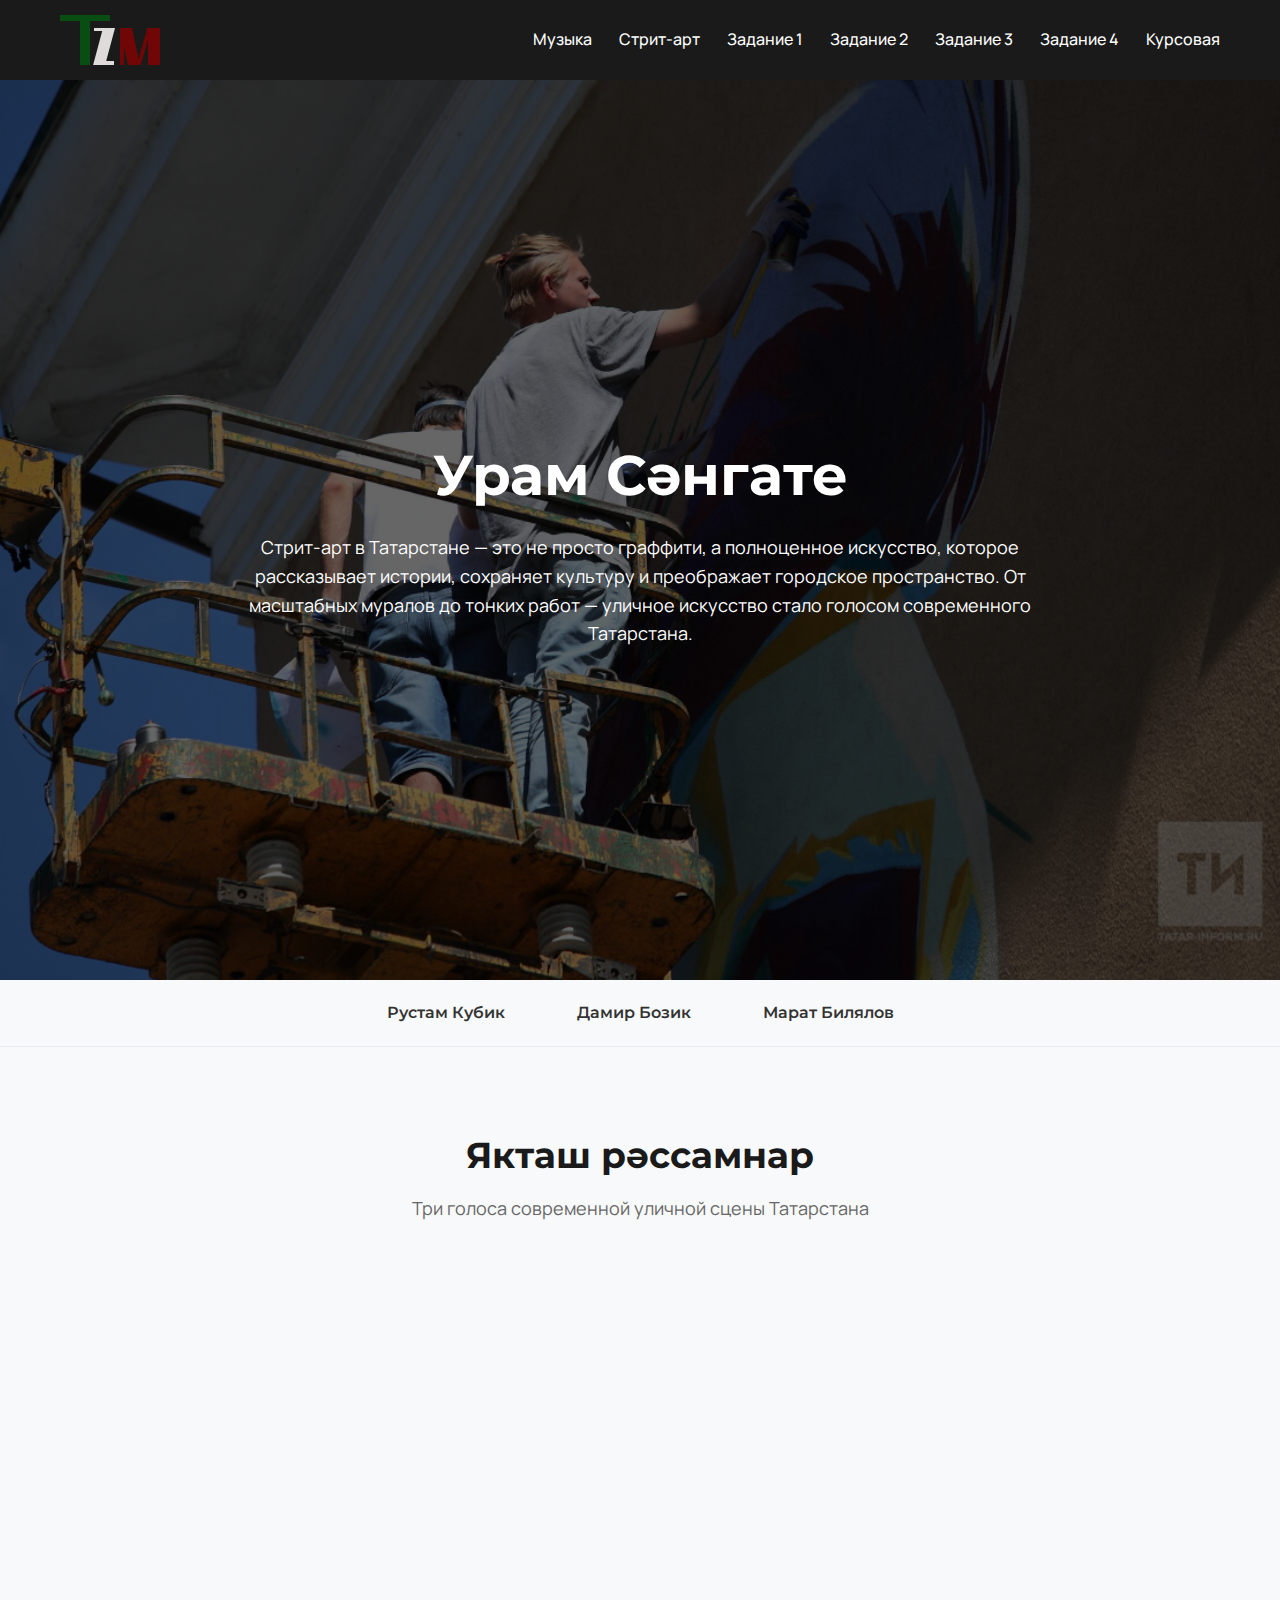
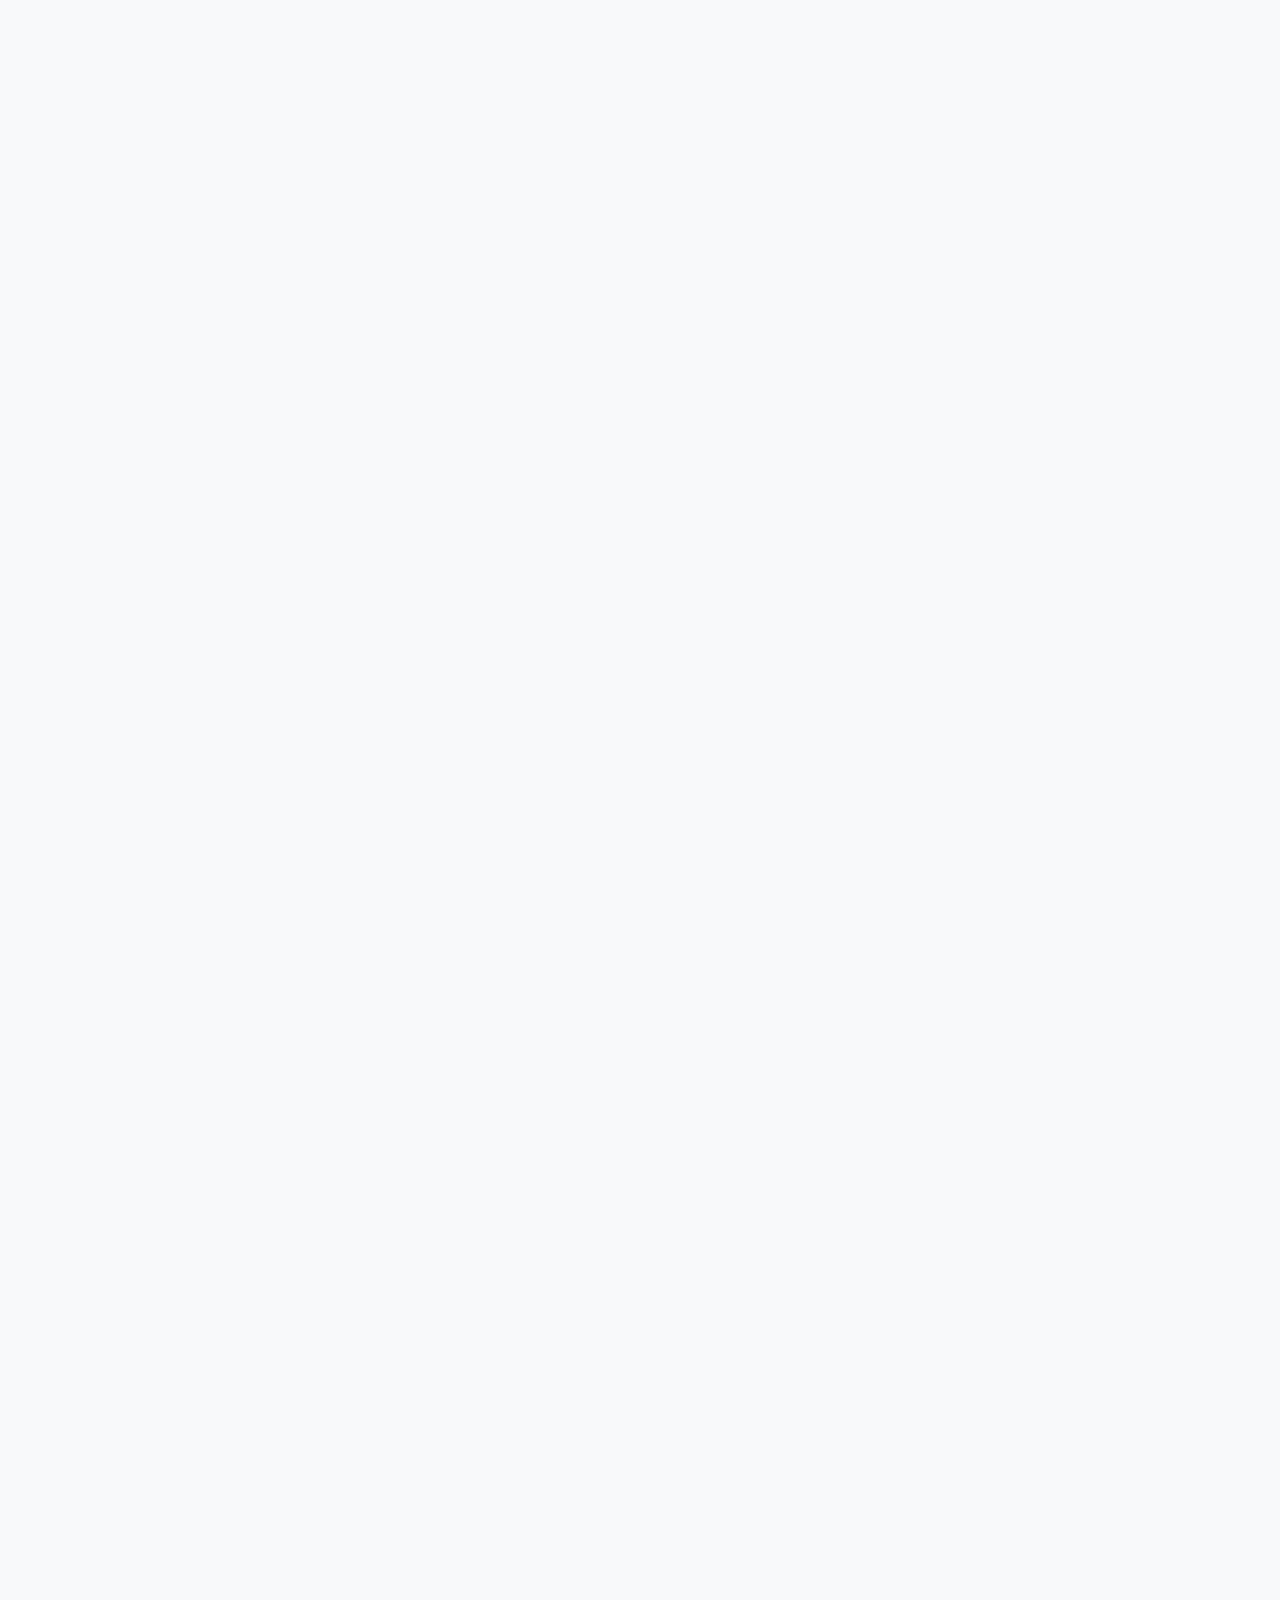
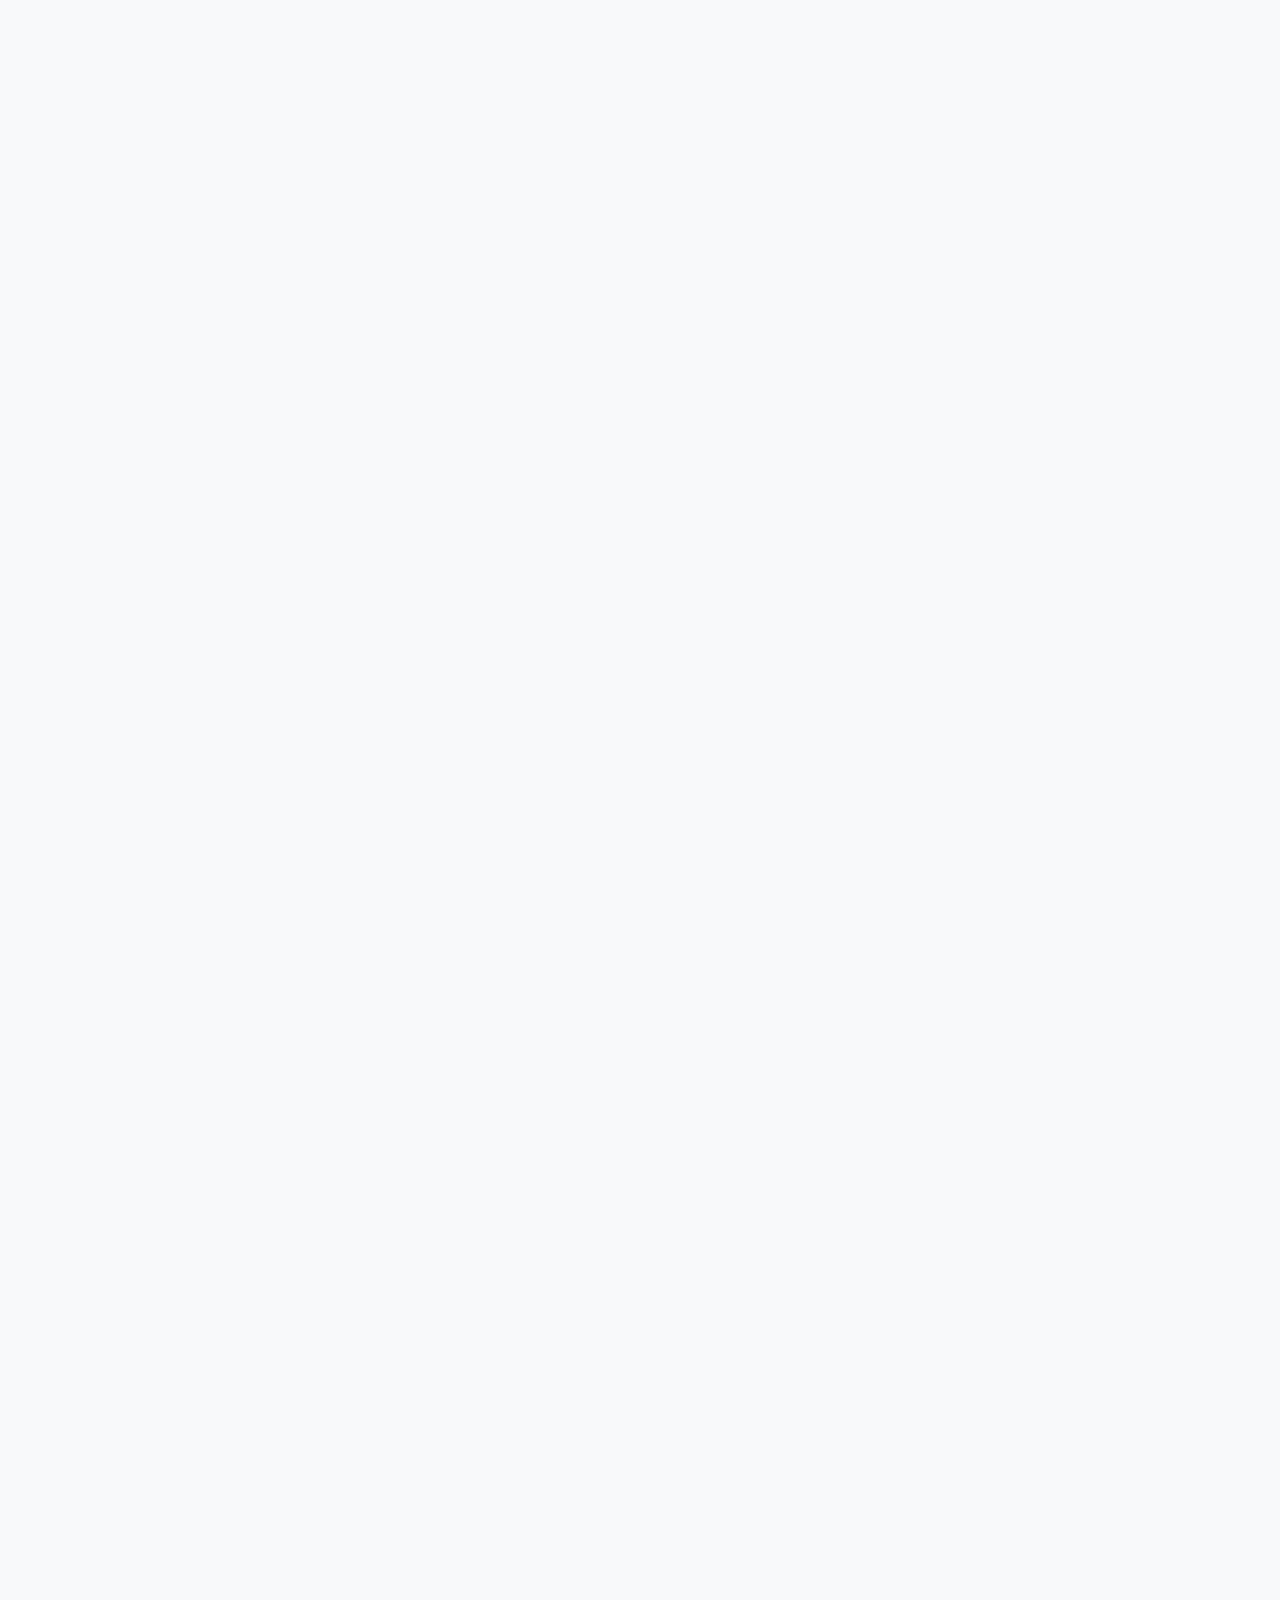
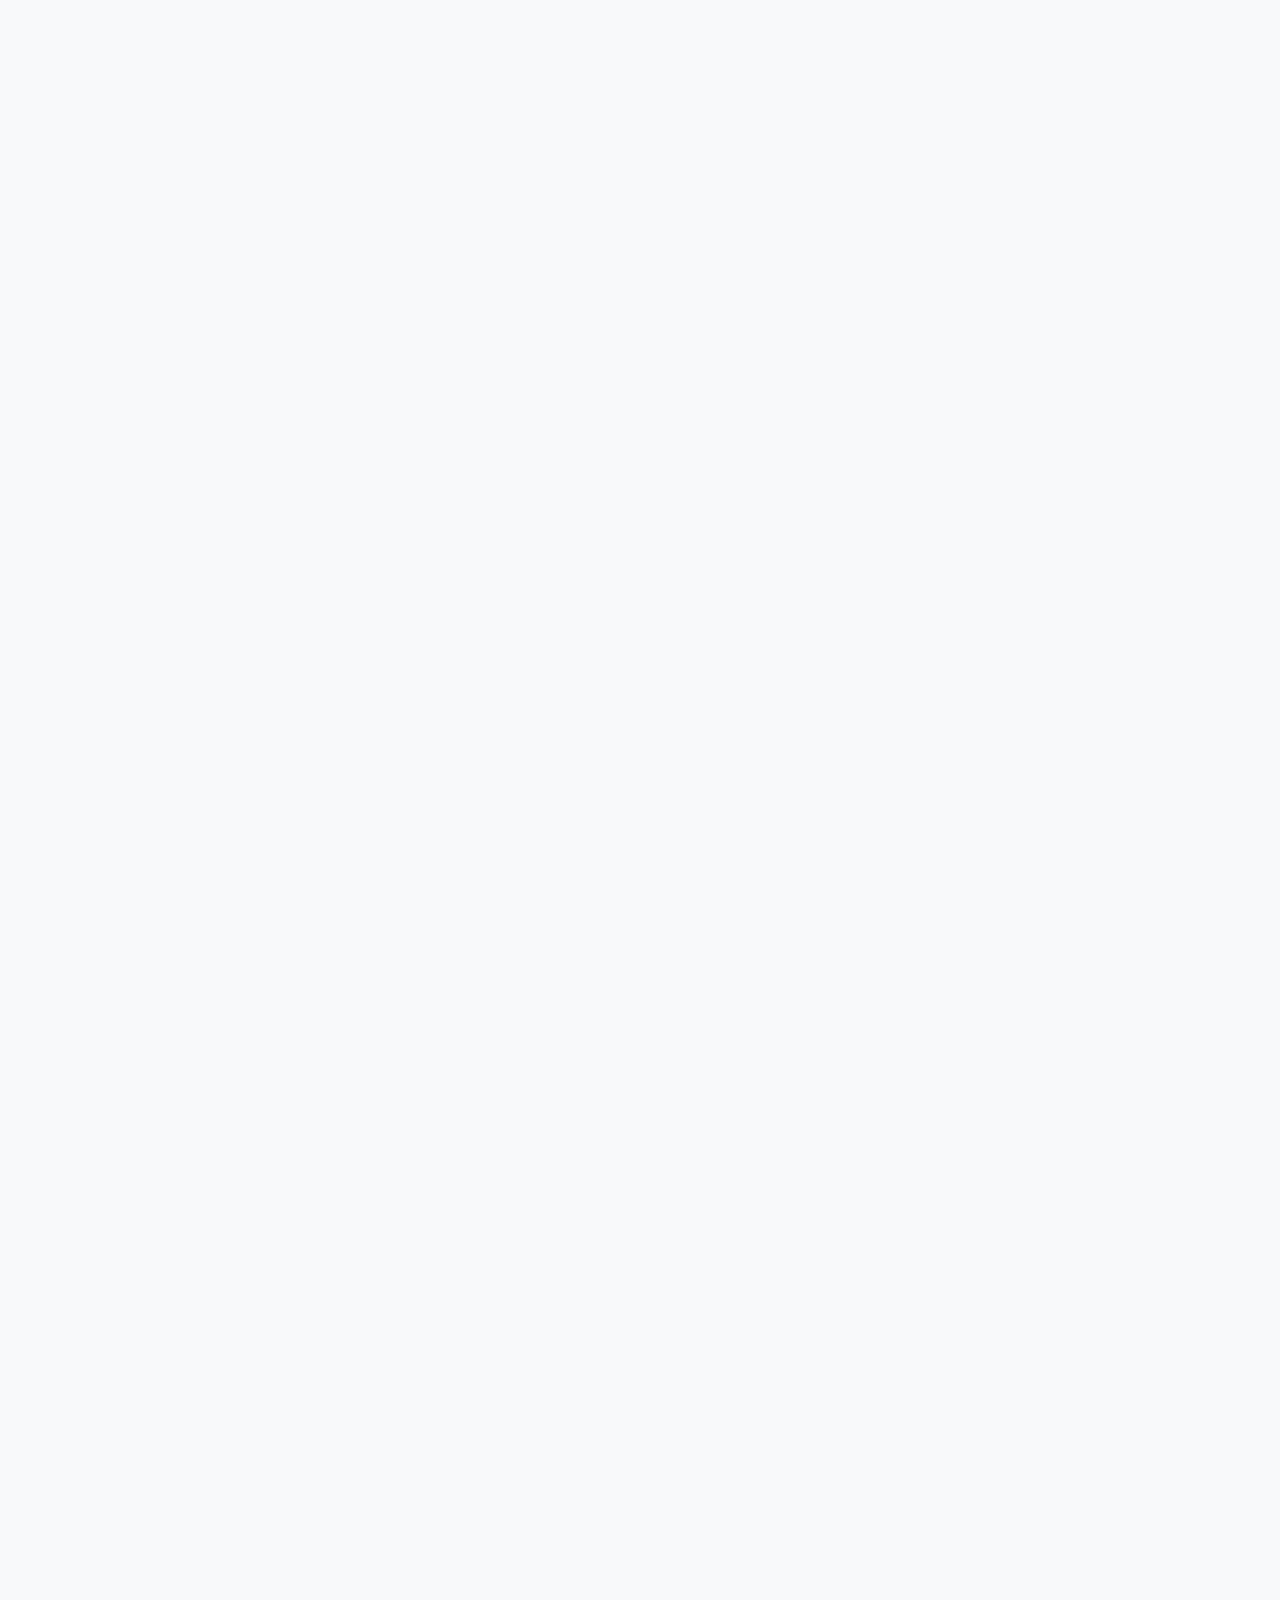
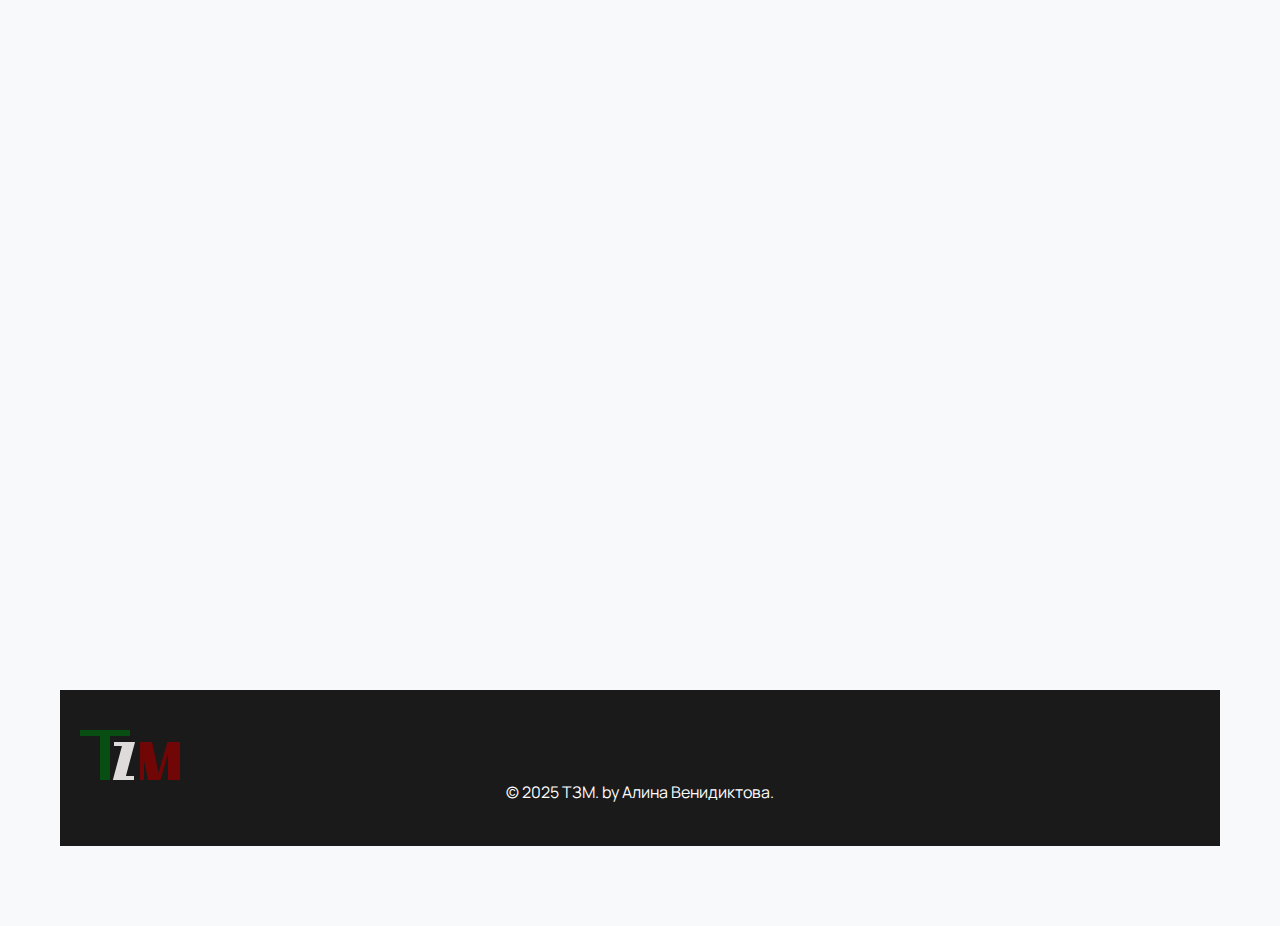
<file: streetArt.html>
<!DOCTYPE html>
<html lang="tt">

<head>
    <meta charset="UTF-8" />
    <meta name="viewport" content="width=device-width, initial-scale=1.0" />
    <title>Урам Сәнгате - Татар Вайб</title>
    <link href="https://fonts.googleapis.com/css2?family=Montserrat:wght@700&family=Manrope&display=swap"
        rel="stylesheet">
    <link rel="stylesheet" href="css/style.css" />
    <link rel="stylesheet" href="css/logo.css" />
    <link rel="stylesheet" href="css/streetArt.css" />
</head>

<body>

    <!-- HEADER -->
    <header class="header">
        <div class="container header__inner">
            <div class="logo">
                <a href="index.html" class="logo-link">
                    <div class="tmz">
                        <div class="t">
                            <div class="tVertical"></div>
                            <div class="tHorizontal"></div>
                        </div>
                        <div class="m">
                            <div class="mVerticalLeft"></div>
                            <div class="mVerticalRight"></div>
                            <div class="mToLeft"></div>
                            <div class="mToRight"></div>
                        </div>
                        <div class="z">
                            <div class="zTop"></div>
                            <div class="zBottom"></div>
                            <div class="zDiagonal"></div>
                        </div>
                    </div>
                </a>
            </div>
            <nav class="nav">
                <div class="nav__inner">
                <a href="music.html">Музыка</a>
                <a href="streetArt.html">Стрит-арт</a>
                <a href="lab1.html">Задание 1</a>
                <a href="lab2.html">Задание 2</a>
                <a href="lab3.html">Задание 3</a>
                <a href="lab4.html">Задание 4</a>
                <a href="coursework.html">Курсовая</a>
            </div>
            </nav>
        </div>
    </header>

    <!-- HERO SECTION -->
    <section class="hero">
        <div class="container">
            <h1>Урам Сәнгате</h1>
            <p>Стрит-арт в Татарстане — это не просто граффити, а полноценное искусство, которое рассказывает истории,
                сохраняет культуру и преображает городское пространство. От масштабных муралов до тонких работ — уличное
                искусство стало голосом современного Татарстана.</p>
        </div>
    </section>

    <!-- QUICK NAVIGATION -->
    <nav class="art-nav">
        <div class="container">
            <ul>
                <li><a href="#Qbic">Рустам Кубик</a></li>
                <li><a href="#Bozik">Дамир Бозик</a></li>
                <li><a href="#Bilyalov">Марат Билялов</a></li>
            </ul>
        </div>
    </nav>

    <!-- ARTISTS SECTIONS -->
    <section id="artists" class="artists-section">
        <div class="container">
            <h2 class="section-title">Якташ рәссамнар</h2>
            <p class="section-subtitle">Три голоса современной уличной сцены Татарстана</p>

            <!-- Художник 1 -->
            <article id="Qbic" class="artist-full">
                <div class="artist-header">
                    <div class="artist-visual">
                        <img src="img/art/qbic.jpg" alt="Кубик">
                    </div>
                    <div class="artist-basic-info">
                        <h2>Рустам Кубик</h2>
                        <div class="artist-meta">
                            <span class="city">Город: Казань</span>
                            <span class="years">Активность: 2013 — настоящее время</span>
                        </div>
                    </div>
                </div>

                <div class="artist-content">
                    <div class="content-grid">
                        <div class="main-content">
                            <h3>Становление художника</h3>
                            <p>Уличный художник родился в Республике Татарстан. В 2003 году переехал в Казань, где
                                обучался в Казанском Художественном училище им. Фешина. Успешно занимался иллюстрацией,
                                дизайном, граффити. После окончания обучения преподавал в детской Школе Дизайна и стал
                                все больше времени посвящать работе на улицах. Шрифтовые композиции сменились
                                сюрреалистичными сюжетами, в работах проявился новый стиль, в котором органично слились
                                пастельные тона, плавные линии, растительные мотивы и необычные образы.</p>

                            <h3>Творческий путь и признание</h3>
                            <p>Работы Рустама впервые были представлены в 2013 году на его дебютной персональной
                                выставке в московской галерее Street Kit. Вдохновленные жизнью, семьей, природой и
                                книгами, образы Рустама несут в себе доступные каждому послания любви, знаний и
                                духовности. Его творчество постепенно приобретало свой особый, сюрреалистический
                                характер. Мечтательный и спокойный настрой его работ выделяет их среди прочих. Постоянно
                                развивая свой визуальный язык и технику, художник активно работает как над масштабными
                                муралами так и над холстами.

                                Принимает участие в различных международных стрит-арт фестивалях, а также в
                                благотворительных аукционах наряду с такими художниками как Swoon, Phlegm, Faile, Sandra
                                Chevrier и многими другими. Работы художника из Казани можно встретить буквально по всей
                                России. Его муралы украшают фасады в Казани, Алании (Северная Осетия), Балашихе,
                                Нижневартовске,
                                Иркутстке, Калининграде, Дербенте. </p>

                            <!-- Галерея работ художника -->
                            <div class="artist-gallery">
                                <h3>Галерея работ</h3>
                                <div class="gallery-grid">
                                    <img src="img/art/qbic1.png" alt="Qbic1">
                                    <img src="img/art/qbic2.png" alt="Qbic2">
                                    <img src="img/art/qbic3.png" alt="Qbic3">
                                    <img src="img/art/qbic4.png" alt="Qbic4">
                                </div>
                            </div>
                        </div>

                        <aside class="sidebar">
                            <div class="projects">
                                <h4>Известные работы</h4>
                                <ul>
                                    <li>«Я могу дышать»</li>
                                    <li>«Әкият</li>
                                    <li>«Хранительница»</li>
                                    <li>«Сон Пангеи»</li>
                                </ul>
                            </div>

                            <div class="links">
                                <h4>Ссылки</h4>
                                <a href="https://t.me/rustamqbic" class="social-link">Telegram</a>
                                <a href="https://vk.com/rustamqbic?w=club47854296" class="social-link">VK</a>
                            </div>
                        </aside>
                    </div>
                </div>
            </article>

            <article id="Bozik" class="artist-full">
                <div class="artist-header">
                    <div class="artist-visual">
                        <img src="img/art/Bozik.jpg" alt="Bozik">
                    </div>
                    <div class="artist-basic-info">
                        <h2>Дамир Бозик</h2>
                        <div class="artist-meta">
                            <span class="genre">Стиль: Граффити • Монументальная и станковая живопись • Графика •
                                Каллиграфия</span>
                            <span class="city">Город: Казань</span>
                            <span class="years">Активность: 2018 — настоящее время</span>
                        </div>
                    </div>
                </div>

                <div class="artist-content">
                    <div class="content-grid">
                        <div class="main-content">
                            <h3>Философия и личность</h3>
                            <p>Дамир сознательно ограничивает информацию о своей личной жизни (происхождение, возраст) в
                                открытом доступе, считая, что главное — это творчество, а не личность художника. Он
                                предпочитает живое общение для обсуждения личных тем, так как верит в его искренность, в
                                отличие от искаженной реальности соцсетей и СМИ. Для него творчество — это не профессия,
                                а неотъемлемая часть бытия, он рисует потому, что не может не рисовать.</p>

                            <h3>Творческий путь и образование</h3>
                            <p>Рисовать Дамир начал с самого детства, и это всегда было его главным интересом. Он
                                является в основном самоучкой. Непродолжительные попытки обучения в художественной школе
                                не увенчались успехом из-за его неприятия шаблонной системы образования, которая, по его
                                мнению, подавляет индивидуальность. Он столкнулся с той же проблемой и в
                                общеобразовательной школе, где испытывал внутренний протест против скучных и
                                нетворческих дисциплин, не видя в них смысла. При этом он признает, что художественная
                                школа может дать хорошую базу, но ее система ему не подошла.</p>
                            <h3>Уникальный стиль и источники вдохновения</h3>
                            <p>Его узнаваемый стиль, основанный на технике точек, часто ассоциируют с пуантилизмом, но
                                сам Дамир не любит это определение. Он указывает на то, что точечные орнаменты являются
                                частью традиционного искусства многих народов, включая русскую хохлому и гжель. Однако
                                главным источником вдохновения для него стало искусство австралийских аборигенов,
                                которое власти страны превратили в мощный мировой бренд. Их работы произвели на него
                                такое сильное впечатление, что в нем «что-то щелкнуло» и пробудило желание творить в
                                этой технике. Интересно, что его работы, отмеченные хештегом #aboriginalart, привлекали
                                внимание реальных аборигенов, которые высказывали ему свои претензии.</p>

                            <div class="artist-gallery">
                                <h3>Галерея работ</h3>
                                <div class="gallery-grid">
                                    <img src="img/art/bozik1.jpg" alt="bozik1">
                                    <img src="img/art/bozik2.jpg" alt="bozik2">
                                    <img src="img/art/bozik3.jpg" alt="bozik3">
                                    <img src="img/art/bozik4.jpg" alt="bozik4">
                                </div>
                            </div>
                        </div>

                        <aside class="sidebar">
                            <div class="projects">
                                <h4>Известные работы</h4>
                                <ul>
                                    <li>«Хранитель леса»</li>
                                    <li>«Родная земля»</li>
                                    <li>«Солнце и луна»</li>
                                    <li>«Счастливый Тукай»</li>
                                </ul>
                            </div>

                            <div class="links">
                                <h4>Ссылки</h4>
                                <a href="https://bozik.ru" class="social-link">Портфолио</a>
                                <a href="https://vk.com/damirbozik" class="social-link">VK</a>
                            </div>
                        </aside>
                    </div>
                </div>
            </article>

            <article id="Bilyalov" class="artist-full">
                <div class="artist-header">
                    <div class="artist-visual">
                        <img src="img/art/Bilyalov.jpg" alt="Bilyalov">
                    </div>
                    <div class="artist-basic-info">
                        <h2>Марат Билялов</h2>
                        <div class="artist-meta">
                            <span class="genre">Стиль: Аэрография • Граффити</span>
                            <span class="city">Город: Набережные Челны</span>
                            <span class="years">Активность: 2010 — настоящее время</span>
                        </div>

                    </div>
                </div>


                <div class="artist-content">
                    <div class="content-grid">
                        <div class="main-content">
                            <h3>Художник и его команда</h3>
                            <p>Марат Билялов — известный в Набережных Челнах художник, руководитель мастерской MASTAS.
                                Он является ключевой фигурой в преобразовании городского пространства, специализируясь
                                на создании масштабных муралов на фасадах жилых домов и других городских объектах. Над
                                проектами он работает как самостоятельно, так и с другими художниками, например, с
                                Германом Титовым.</p>
                            <h3>Концептуальный подход и цели
                            </h3>
                            <p>Билялов подходит к работе концептуально, стремясь через искусство раскрыть специфику
                                места. Яркий пример — его работа на здании городского колледжа искусств. Художник
                                отметил, что до его вмешательства здание внешне не отражало своего творческого
                                назначения, напоминая типичную школу. Его задачей было исправить это и с помощью
                                граффити подчеркнуть уникальность заведения, сделав его узнаваемым.</p>

                            <div class="artist-gallery">
                                <h3>Галерея работ</h3>
                                <div class="gallery-grid">
                                    <img src="img/art/Bilyalov1.jpg" alt="bilyalov1">
                                    <img src="img/art/Bilyalov2.jpg" alt="bilyalov2">
                                    <img src="img/art/Bilyalov3.jpg" alt="bilyalov3">
                                    <img src="img/art/Bilyalov4.jpg" alt="bilyalov4">
                                </div>
                            </div>
                        </div>

                        <aside class="sidebar">
                            <div class="projects">
                                <h4>Известные работы</h4>
                                <ul>
                                    <li>«Хранитель леса»</li>
                                    <li>«Родная земля»</li>
                                    <li>«Солнце и луна»</li>
                                    <li>«Счастливый Тукай»</li>
                                </ul>
                            </div>

                            <div class="links">
                                <h4>Ссылки</h4>
                                <a href="https://vk.com/art_wallkilla" class="social-link">VK</a>
                            </div>
                        </aside>
                    </div>
                </div>
            </article>

            <!-- FOOTER -->
            <footer class="footer">
                <div class="container">
                    <div class="logo">
                <a href="index.html" class="logo-link">
                    <div class="tmz">
                        <div class="t">
                            <div class="tVertical"></div>
                            <div class="tHorizontal"></div>
                        </div>
                        <div class="m">
                            <div class="mVerticalLeft"></div>
                            <div class="mVerticalRight"></div>
                            <div class="mToLeft"></div>
                            <div class="mToRight"></div>
                        </div>
                        <div class="z">
                            <div class="zTop"></div>
                            <div class="zBottom"></div>
                            <div class="zDiagonal"></div>
                        </div>
                    </div>
                </a>
            </div>
                    <p>© 2025 ТЗМ. by Алина Венидиктова.</p>
                </div>
            </footer>

            <script src="js/art.js"></script>
            <script src="js/script.js"></script>

</body>

</html>
</file>
<file: css/style.css>
* {
  margin: 0;
  padding: 0;
  box-sizing: border-box;
}

body {
  font-family: 'Manrope', sans-serif;
  background: #fff;
  color: #1a1a1a;
  line-height: 1.6;
}

img {
  max-width: 100%;
  overflow: hidden;
  height: auto;
  display: block;
}

a {
  text-decoration: none;
}

.container {
  max-width: 1200px;
  margin: 0 auto;
  padding: 0 20px;
}

h1,
h2 {
  font-family: 'Montserrat', sans-serif;
}

h1 {
  font-size: 56px;
}

h2 {
  font-size: 40px;
  margin-bottom: 20px;
}

/* HEADER */
.header {
  position: fixed;
  top: 0;
  left: 0;
  right: 0;
  background: #1a1a1a;
  color: white;
  height: 80px;
  z-index: 1000;
}

.header__inner {
  display: flex;
  justify-content: space-between;
  align-items: center;
  height: 100%;
}

.nav a {
  color: white;
  margin-left: 24px;
  font-weight: 500;
}

.nav a:hover {
  color: #00d4ff;
}



/* HERO */
.hero {
  padding-top: 120px;
  text-align: center;
  color: white;
  min-height: 100vh;
  display: flex;
  align-items: center;
}

.hero h1 {
  margin-bottom: 24px;
  line-height: 1.2;
}

.hero p {
  max-width: 800px;
  margin: 0 auto 30px;
  font-size: 18px;
}



/* FOOTER */
.footer {
  background: #1a1a1a;
  color: white;
  text-align: center;
  padding: 40px 0;
}

/* Существующие стили остаются */

/* Кнопка бургера */
.nav-toggle {
    flex-direction: column;
    background: none;
    border: none;
    cursor: pointer;
    padding: 5px;
    z-index: 1001;
}

.nav-toggle span {
    width: 25px;
    height: 3px;
    background: white;
    margin: 3px 0;
    transition: 0.3s;
    border-radius: 2px;
}

/* Адаптивность для навигации */
@media (max-width: 768px) {
    .nav-toggle {
        display: flex;
    }
    
    .nav {
        position: fixed;
        top: 0;
        right: -300px;
        width: 280px;
        height: 100vh;
        background: #1a1a1a;
        transition: 0.3s ease;
        z-index: 1000;
        padding: 80px 20px 20px;
    }
    
    .nav.active {
        right: 0;
    }
    
    .nav__inner {
        display: flex;
        flex-direction: column;
        gap: 15px;
    }
    
    .nav a {
        margin: 0;
        padding: 15px;
        border-bottom: 1px solid #333;
        font-size: 18px;
    }
    
    .nav-overlay.active {
        display: block;
    }
    
    /* Анимация бургера в крестик */
    .nav-toggle.active span:nth-child(1) {
        transform: rotate(45deg) translate(5px, 5px);
    }
    
    .nav-toggle.active span:nth-child(2) {
        opacity: 0;
    }
    
    .nav-toggle.active span:nth-child(3) {
        transform: rotate(-45deg) translate(7px, -6px);
    }
    
    /* Адаптируем другие элементы */
    h1 {
        font-size: 36px;
    }
    
    h2 {
        font-size: 28px;
    }
    
    .hero p {
        font-size: 16px;
    }
    
    .page-nav ul {
        gap: 15px;
        flex-wrap: wrap;
    }
    
    .page-nav a {
        font-size: 14px;
        padding: 6px 12px;
    }
}

/* Для очень маленьких экранов */
@media (max-width: 480px) {
    .nav {
        width: 100%;
        right: -100%;
    }
    
    h1 {
        font-size: 28px;
    }
    
    .hero {
        padding-top: 100px;
    }
}
</file>
<file: css/logo.css>
.tmz {
    position: relative;
    width: 100px;
    height: 50px;
    overflow: hidden;
}

.t {
    width: 50%;
    height: 100%;
}

.tVertical {
    position: absolute;
    left: 20%;
    width: 10%;
    height: 100%;
    background: rgb(8, 77, 18);
}

.tHorizontal {
    position: absolute;
    top: 0%;
    width: 50%;
    height: 12.5%;
    background: rgb(8, 77, 18);
}

.z {
    position: absolute;
left:34%;
    bottom: 0;
    width: 20%;
    height: 75%;
    


}

.zTop {
    position: absolute;
    width: 100%;
    top: 0;
    height: 10%;
    left:0;
    background: rgb(223, 219, 219);

}

.zBottom {
    position: absolute;
    width: 100%;
    background: rgb(223, 219, 219);
    height: 10%;
    bottom: 0;

}

.zDiagonal {
    position: absolute;
    background: rgb(223, 219, 219);
    transform: skewX(-15deg);
    width: 60%;
    height: 100%;
    right: 19%;
    bottom: 0;

}



.m {
    position: absolute;
    left: 60%;
    width: 40%;
    height: 75%;
    bottom: 0;
}

.mVerticalLeft {
    position: absolute;
    width: 10%;
    height: 100%;
    background-color: rgb(112, 6, 6);
    top: 0;

}

.mVerticalRight {
    position: absolute;
    width: 30%;
    height: 100%;
    right: 0;
    background-color: rgb(112, 6, 6);
    bottom: 0;

}

.mToLeft {
    position: absolute;
    width: 30%;
    height: 100%;
    left: 10%;
    background-color: rgb(112, 6, 6);
    transform: skewX(12deg);
    top: 0;

}

.mToRight {
    position: absolute;
    width: 10%;
    height: 100%;
    left: 55%;
    background-color: rgb(112, 6, 6);
    transform: skewX(-16deg);
    bottom: 0;

}
</file>
<file: css/main.css>
.slider {
  width: 100%;
  max-width: 800px;
  margin: 40px auto;
  overflow: hidden;
  position: relative;
  border-radius: 16px;
  box-shadow: 0 10px 30px rgba(0, 0, 0, 0.2);
}

.slides {
  display: flex;
  width: 400%;
  transition: transform 0.5s ease;
}

.slides img {
  width: 100%;
  flex: 0 0 25%;
  object-fit: cover;
}

.slider-btn {
  position: absolute;
  top: 50%;
  transform: translateY(-50%);
  background: rgba(0, 0, 0, 0.5);
  color: white;
  border: none;
  width: 50px;
  height: 50px;
  font-size: 24px;
  cursor: pointer;
  border-radius: 50%;
  z-index: 10;
}

.slider-btn.prev {
    left: 20px;
}

.slider-btn.next {
    right: 20px;
}

.hero
{
      background: linear-gradient(rgba(0, 0, 0, 0.6), rgba(0, 0, 0, 0.6)), url('../img/main/pic1.jpg') center/cover;

}

/* SECTIONS */
.section {
  padding: 100px 0;
  text-align: center;
}

.bg-dark {
  background: #1a1a1a;
  color: white;
}

.btn {
  display: inline-block;
  background: #ff6b00;
  color: white;
  padding: 12px 32px;
  border-radius: 30px;
  margin-top: 20px;
  font-weight: bold;
}

.btn:hover {
  background: #e55a00;
}


/* QUICK NAVIGATION */
.page-nav {
    background: #f8f9fa;
    padding: 20px 0;
    border-bottom: 1px solid #e9ecef;
    position: sticky;
    top: 80px;
    z-index: 100;
}

.page-nav ul {
    display: flex;
    justify-content: center;
    list-style: none;
    gap: 40px;
    margin: 0;
    padding: 0;
}

.page-nav a {
    color: #333;
    font-weight: 600;
    padding: 8px 16px;
    border-radius: 20px;
    transition: all 0.3s ease;
    font-family: 'Montserrat', sans-serif;
}

.page-nav a:hover {
    background: #ff6b00;
    color: white;
}
</file>
<file: css/coursework.css>
.hero {
    background: linear-gradient(rgba(0, 0, 0, 0.6), rgba(0, 0, 0, 0.6)), url('../img/labs/coursework.jpg') center/cover;
}

/* Вариант 3 */
.soon-banner {
    text-align: center;
    padding: 4rem 2rem;
    background: linear-gradient(rgba(0, 0, 0, 0.6), rgba(0, 0, 0, 0.6));
    color: white;
    border-radius: 20px;
    margin: 2rem auto;
}
</file>
<file: css/lab2.css>
.hero {
    background: linear-gradient(rgba(0, 0, 0, 0.6), rgba(0, 0, 0, 0.6)), url('../img/labs/lab2.jpg') center/cover;
}

.container
{
    display: flex;
    flex-direction: row;
}
.block-animation {
    border: none;
    background: url('../img/labs/elka1.png');
    background-size: contain;
    display: flex;
    width: 400px;
    height: 400px;
    position: relative;
    overflow: hidden;
}

.fox {
    position: absolute;
    top: 60%;
    left: 60%;
    opacity: 100%;
    border: none;
    width: 35%;
}

.tree {
    position: absolute;
    top: 30%;
    left: 0%;
    opacity: 100%;
    border: none;
    width: 65%;
}






.block-animation:hover .cloudRight {
    opacity: 100%;
    animation: floatCloudRight 5s linear infinite;
    animation-delay: 0.5s;
}

.block-animation:hover .cloudLeft {
    opacity: 100%;
    animation: floatCloudLeft 5s linear infinite;
    animation-delay: 0.5s;

}

.clouds-container {
    top: 10%;
    position: absolute;
    display: flex;
    justify-content: space-between; /* облака автоматически по краям */
    align-items: flex-start; /* автоматическое выравнивание по верху */
}



.cloudRight {
    width: 40%;
    opacity: 0%;
    transition: opacity 0.5s;
}

.cloudLeft {
    width: 30%;
    opacity: 0%;
    transition: opacity 0.5s;
}

@keyframes floatCloudLeft {
    0% {
        transform: translateX(0) translateY(0);
    }
    100% {
        transform: translateX(100%) translateY(0);
    }
}

@keyframes floatCloudRight {
    0% {
        transform: translateX(0) translateY(0);
    }
    100% {
        transform: translateX(-100%) translateY(0);
    }
}



.tree:hover {
    animation: shakeTree 1s ease-in-out infinite;

}

@keyframes shakeTree {
    0%, 100% {
        transform: rotate(-5deg);
    }
    50% {
        transform: rotate(5deg);
    }
}


.text-overlay {
    position: absolute;
    top: 35%;
    left: 65%;
    font-size: 40%;
    color: #d75f08;
    opacity: 0%;
    transition: opacity 0.3s;
}
.block-animation:hover .text-overlay {
    opacity: 100%;
}

.block-animation:active .text-overlay {
    opacity: 0%;
}

.text-active {
    position: absolute;
    top: 30%;
    left: 15%;
    font-size: 50%;
    color: #d75f08;
    opacity: 0%;
    transition: opacity 0.3s;
    transform: rotate(-40deg);

}
.block-animation:active .text-active {
    opacity: 100%;
}


.block-animation:active .fox {
    opacity: 100%;
    animation: foxRunning 4s;
    animation-delay: 0.5s;

}

@keyframes foxRunning {
    0% {
        transform: translate(0, 0) scale(1);
    }
    20% {
        transform: translate(-20%, -10%) scale(0.9);
    }
    40% {
        transform: translate(30%, -20%) scale(0.8);
    }
    60% {
        transform: translate(-30%, -30%) scale(0.7);
    }
    80% {
        transform: translate(25%, -40%) scale(0.6);
    }
    100% {
        transform: translate(-90%, -50%) scale(0.5);
    }
}


.block-animation:active {
    animation: shakeBlock 1s linear infinite;
}

@keyframes shakeBlock {
    0%, 100% {
        transform: translateX(0);
    }
    25% {
        transform: translateX(-3px);
    }
    50% {
        transform: translateX(3px);
    }
    75% {
        transform: translateX(-2px);
    }
}
</file>
<file: css/lab3.css>
.hero {
    background: linear-gradient(rgba(0, 0, 0, 0.6), rgba(0, 0, 0, 0.6)), url('../img/labs/lab3.jpg') center/cover;
}


.slider-container {
    text-align: center;
    margin-bottom: 30px;
    padding: 20px;
    background: rgba(0, 0, 0, 0.2);
    border-radius: 15px;
    color: white;
}

label {
    display: block;
    margin-bottom: 15px;
    font-size: 18px;
    font-weight: bold;
    color: white;
}

.fuel-slider {
    width: 100%;
    height: 10px;
    border-radius: 5px;
    background: #ddd;
    outline: none;
    margin: 15px 0;
    color: white;
}

.transport-buttons {
    display: flex;
    gap: 20px;
    justify-content: center;
    margin-bottom: 30px;
}

.transport-btn {
    flex: 1;
    background: rgba(0, 0, 0, 0.2);
    border: 3px solid #e9ecef;
    border-radius: 15px;
    padding: 20px;
    transition: all 0.3s ease;
    display: flex;
    flex-direction: column;
    align-items: center;
    gap: 10px;
    color: white;

}


.transport-btn img {
    width: 80px;
    height: 80px;
    object-fit: contain;
}

.transport-btn div {
    font-size: 16px;
    font-weight: bold;
    color: white;
}

.result {
    text-align: center;
    padding: 20px;
    background: rgba(0, 0, 0, 0.2);
    border-radius: 15px;
    min-height: 120px;
    display: flex;
    flex-direction: column;
    justify-content: center;
    align-items: center;
}

.message {
    font-size: 18px;
    font-weight: bold;
    margin-bottom: 15px;
    color: white;
    min-height: 25px;
}

.smiley {
    font-size: 48px;
    transition: all 0.3s ease;
}
</file>
<file: css/lab4.css>
.hero {
    background: linear-gradient(rgba(0, 0, 0, 0.6), rgba(0, 0, 0, 0.6)), url('../img/labs/lab4.jpg') center/cover;
}

#quiz-area {
    margin-top: 3%;
    display: flex;
    flex-direction: row;
    flex-wrap: wrap;
    gap: 2.5%;
    justify-content: center;
    padding: 1%;
}

.question-block {
    background: #fff8dc;
    border: 2px solid #d2b48c;
    border-radius: 3%;
    padding: 2%;
    width: 20%;
    min-width: 100px;
    box-shadow: 0 4px 8px rgba(0, 0, 0, 0.1);
    transition: transform 0.3s ease, box-shadow 0.3s ease;
    margin-bottom: 2.5%;
    font-size: 0.75rem;
    color: rgb(0, 0, 0);
}

.question-block:hover {
    background: #e8e0c1;
}

.question-header {
    font-weight: bold;
    font-size: 0.75rem;
    margin-bottom: 6%;
    display: flex;
    align-items: center;
    gap: 3%;
    color: rgb(0, 0, 0);
}

.marker {
    font-size: 1rem;
}

.answer-block {
    background: #f5f5dc;
    padding: 5% 6%;
    margin: 4% 0;
    border-radius: 8px;
    cursor: pointer;
    transition: all 0.3s ease;
    text-align: left;
    border: 2px solid transparent;
    font-size: 0.6rem;
    color: rgb(0, 0, 0);
}


.explanation {
    margin-top: 6%;
    font-style: italic;
    color: #5a5a5a;
    font-size: 0.5rem;
}

.slide-down {
    animation: slideDown 0.6s ease forwards;
}

.block-events {
    pointer-events: none !important;
}

.hidden {
    display: none;
}

#end-message {
    font-size: 1.8rem;
    color: #8b5a2b;
    margin: 5% 0;
    font-weight: bold;
}

#stats {
    font-size: 1.4rem;
    color: #2e8b57;
    margin-top: 4%;
    padding: 4%;
    background: #e6f7e6;
    border-radius: 12px;
    border: 1px solid #90ee90;
}

@keyframes slideDown {
    from {
        transform: translateY(0);
        opacity: 1;
    }

    to {
        transform: translateY(100%);
        opacity: 0;
    }
}


@media (max-width: 1200px) {
    .question-block {
        width: 45%;
    }
}

@media (max-width: 800px) {
    .question-block {
        width: 80%;
    }

    h1 {
        font-size: 1.8rem;
    }
}

@media (max-width: 600px) {
    body {
        padding: 6%;
    }

    .question-block {
        width: 100%;
        padding: 8%;
    }

    .answer-block {
        padding: 6% 8%;
        font-size: 1rem;
    }

    #quiz-area {
        gap: 5%;
    }
}
</file>
<file: css/music.css>
/* music.css - Стили для страницы музыки с развернутыми секциями */

/* HERO SECTION */
.hero {
    background: linear-gradient(rgba(0, 0, 0, 0.6), rgba(0, 0, 0, 0.6)), url('../img/music/main.jpg') center/cover;
}

.music-hero h1 {
    font-size: 48px;
    margin-bottom: 20px;
    color: #ff6b00;
}

.music-hero p {
    max-width: 800px;
    margin: 0 auto;
    font-size: 18px;
    line-height: 1.6;
    opacity: 0.9;
}

/* QUICK NAVIGATION */
.artists-nav {
    background: #f8f9fa;
    padding: 20px 0;
    border-bottom: 1px solid #e9ecef;
    position: sticky;
    top: 80px;
    z-index: 100;
}

.artists-nav ul {
    display: flex;
    justify-content: center;
    list-style: none;
    gap: 40px;
    margin: 0;
    padding: 0;
}

.artists-nav a {
    color: #333;
    font-weight: 600;
    padding: 8px 16px;
    border-radius: 20px;
    transition: all 0.3s ease;
    font-family: 'Montserrat', sans-serif;
}

.artists-nav a:hover {
    background: #ff6b00;
    color: white;
}

/* ARTISTS SECTIONS */
.artists-section {
    padding: 60px 0;
}

.artist-full {
    margin-bottom: 100px;
    scroll-margin-top: 140px;
}

.artist-full:last-child {
    margin-bottom: 0;
}

/* ARTIST HEADER */
.artist-header {
    display: grid;
    grid-template-columns: 300px 1fr;
    gap: 50px;
    margin-bottom: 50px;
    align-items: start;
}

.artist-visual {
    position: relative;
    overflow: hidden;
        border-radius: 20px;


}

.artist-image.large {
    height: 350px;
    box-shadow: 0 15px 35px rgba(0, 0, 0, 0.1);
}

.aigel-bg {
    background: linear-gradient(45deg, #8B0000, #FF4500);
}

.lunami-bg {
    background: linear-gradient(45deg, #4B0082, #9370DB);
}

.defne-bg {
    background: linear-gradient(45deg, #006400, #32CD32);
}

.dyshat-bg {
    background: linear-gradient(45deg, #2F4F4F, #708090);
}

.artist-basic-info h2 {
    font-size: 42px;
    margin-bottom: 20px;
    color: #1a1a1a;
}

.artist-meta {
    display: flex;
    flex-direction: column;
    gap: 8px;
    margin-bottom: 30px;
}

.genre,
.city,
.years {
    font-size: 16px;
    color: #666;
    font-weight: 500;
}

.genre {
    color: #ff6b00;
    font-weight: 600;
}

.artist-highlights {
    display: grid;
    grid-template-columns: repeat(auto-fit, minmax(150px, 1fr));
    gap: 15px;
}

.highlight-card {
    background: #f8f9fa;
    padding: 20px;
    border-radius: 12px;
    border-left: 4px solid #ff6b00;
}

.highlight-card h4 {
    font-size: 14px;
    color: #666;
    margin-bottom: 8px;
    text-transform: uppercase;
    letter-spacing: 0.5px;
}

.highlight-card p {
    font-size: 16px;
    font-weight: 600;
    color: #333;
    margin: 0;
}

/* ARTIST CONTENT */
.artist-content {
    background: white;
    border-radius: 20px;
    padding: 50px;
    box-shadow: 0 10px 30px rgba(0, 0, 0, 0.08);
}

.content-grid {
    display: grid;
    grid-template-columns: 2fr 1fr;
    gap: 50px;
}

.main-content h3 {
    font-size: 28px;
    margin: 40px 0 20px 0;
    color: #1a1a1a;
    border-bottom: 2px solid #ff6b00;
    padding-bottom: 10px;
}

.main-content h3:first-child {
    margin-top: 0;
}

.main-content p {
    font-size: 17px;
    line-height: 1.7;
    color: #444;
    margin-bottom: 25px;
}

.text-block {
    background: #f8f9fa;
    padding: 25px;
    border-radius: 12px;
    margin: 30px 0;
    border-left: 4px solid #ff6b00;
}

.text-block h4 {
    color: #333;
    margin-bottom: 15px;
    font-size: 20px;
}

/* SIDEBAR */
.sidebar {
    position: sticky;
    top: 140px;
    height: fit-content;
}

.discography,
.key-tracks,
.links {
    background: #f8f9fa;
    padding: 25px;
    border-radius: 12px;
    margin-bottom: 25px;
}

.discography h4,
.key-tracks h4,
.links h4 {
    color: #333;
    margin-bottom: 15px;
    font-size: 18px;
    border-bottom: 1px solid #ddd;
    padding-bottom: 8px;
}

.discography ul,
.key-tracks ul {
    list-style: none;
    padding: 0;
    margin: 0;
}

.discography li,
.key-tracks li {
    padding: 8px 0;
    border-bottom: 1px solid #eee;
    color: #555;
}

.discography li:last-child,
.key-tracks li:last-child {
    border-bottom: none;
}

.links {
    display: flex;
    flex-direction: column;
    gap: 10px;
}

.social-link {
    display: block;
    padding: 12px 15px;
    background: #ff6b00;
    color: white;
    text-align: center;
    border-radius: 8px;
    font-weight: 600;
    transition: background 0.3s ease;
}

.social-link:hover {
    background: #e55a00;
    color: white;
}

/* RESPONSIVE DESIGN */
@media (max-width: 1024px) {
    .artist-header {
        grid-template-columns: 250px 1fr;
        gap: 30px;
    }

    .content-grid {
        gap: 30px;
    }
}

@media (max-width: 768px) {
    .music-hero h1 {
        font-size: 36px;
    }

    .artists-nav ul {
        flex-wrap: wrap;
        gap: 15px;
    }

    .artist-header {
        grid-template-columns: 1fr;
        gap: 30px;
    }

    .artist-image.large {
        height: 250px;
    }

    .content-grid {
        grid-template-columns: 1fr;
        gap: 40px;
    }

    .artist-content {
        padding: 30px;
    }

    .artist-basic-info h2 {
        font-size: 36px;
    }

    .sidebar {
        position: static;
    }
}

@media (max-width: 480px) {
    .music-hero {
        padding-top: 120px;
        padding-bottom: 60px;
    }

    .music-hero h1 {
        font-size: 28px;
    }

    .artist-content {
        padding: 20px;
    }

    .artist-highlights {
        grid-template-columns: 1fr;
    }

    .main-content h3 {
        font-size: 24px;
    }
}
</file>
<file: css/streetArt.css>
/* art.css - Стили для страницы стрит-арта */

/* HERO SECTION */
.hero {
    padding-top: 140px;
    padding-bottom: 80px;
    text-align: center;
    background: linear-gradient(rgba(0, 0, 0, 0.6), rgba(0, 0, 0, 0.6)), url('../img/art/main.jpg') center/cover;
    color: white;
    margin-top: 80px;
}

.art-hero h1 {
    font-size: 48px;
    margin-bottom: 20px;
    color: #ff6b00;
}

.art-hero p {
    max-width: 800px;
    margin: 0 auto;
    font-size: 18px;
    line-height: 1.6;
    opacity: 0.9;
}

/* QUICK NAVIGATION */
.art-nav {
    background: #f8f9fa;
    padding: 20px 0;
    border-bottom: 1px solid #e9ecef;
    position: sticky;
    top: 80px;
    z-index: 100;
}

.art-nav ul {
    display: flex;
    justify-content: center;
    list-style: none;
    gap: 40px;
    margin: 0;
    padding: 0;
}

.art-nav a {
    color: #333;
    font-weight: 600;
    padding: 8px 16px;
    border-radius: 20px;
    transition: all 0.3s ease;
    font-family: 'Montserrat', sans-serif;
}

.art-nav a:hover {
    background: #ff6b00;
    color: white;
}

/* SECTION TITLES */
.section-title {
    text-align: center;
    font-size: 36px;
    margin-bottom: 10px;
    color: #1a1a1a;
}

.section-subtitle {
    text-align: center;
    font-size: 18px;
    color: #666;
    margin-bottom: 50px;
}

/* ARTISTS SECTION */
.artists-section {
    padding: 80px 0;
    background: #f8f9fa;
}

.artist-full {
    margin-bottom: 100px;
    scroll-margin-top: 140px;
}

.artist-full:last-child {
    margin-bottom: 0;
}

/* ARTIST HEADER */
.artist-header {
    display: grid;
    grid-template-columns: 300px 1fr;
    gap: 50px;
    margin-bottom: 50px;
    align-items: start;
}

.artist-visual {
    position: relative;
}

.artist-visual img {
    width: 100%;
    height: 350px;
    border-radius: 20px;
    box-shadow: 0 15px 35px rgba(0, 0, 0, 0.1);
    object-fit: cover;
    object-position: center;
}

.artist-basic-info h2 {
    font-size: 42px;
    margin-bottom: 20px;
    color: #1a1a1a;
}

.artist-meta {
    display: flex;
    flex-direction: column;
    gap: 8px;
    margin-bottom: 30px;
}

.genre,
.city,
.years {
    font-size: 16px;
    color: #666;
    font-weight: 500;
}

.genre {
    color: #ff6b00;
    font-weight: 600;
}

.artist-highlights {
    display: grid;
    grid-template-columns: repeat(auto-fit, minmax(150px, 1fr));
    gap: 15px;
}

.highlight-card {
    background: white;
    padding: 20px;
    border-radius: 12px;
    border-left: 4px solid #ff6b00;
    box-shadow: 0 5px 15px rgba(0, 0, 0, 0.08);
}

.highlight-card h4 {
    font-size: 14px;
    color: #666;
    margin-bottom: 8px;
    text-transform: uppercase;
    letter-spacing: 0.5px;
}

.highlight-card p {
    font-size: 16px;
    font-weight: 600;
    color: #333;
    margin: 0;
}

/* ARTIST CONTENT */
.artist-content {
    background: white;
    border-radius: 20px;
    padding: 50px;
    box-shadow: 0 10px 30px rgba(0, 0, 0, 0.08);
}

.content-grid {
    display: grid;
    grid-template-columns: 2fr 1fr;
    gap: 50px;
}

.main-content h3 {
    font-size: 28px;
    margin: 40px 0 20px 0;
    color: #1a1a1a;
    border-bottom: 2px solid #ff6b00;
    padding-bottom: 10px;
}

.main-content h3:first-child {
    margin-top: 0;
}

.main-content p {
    font-size: 17px;
    line-height: 1.7;
    color: #444;
    margin-bottom: 25px;
}

.text-block {
    background: #f8f9fa;
    padding: 25px;
    border-radius: 12px;
    margin: 30px 0;
    border-left: 4px solid #ff6b00;
}

.text-block h4 {
    color: #333;
    margin-bottom: 15px;
    font-size: 20px;
}

/* GALLERY */
.artist-gallery,
.city-gallery {
    margin: 40px 0;
}

.gallery-grid {
    display: grid;
    grid-template-columns: repeat(auto-fit, minmax(250px, 1fr));
    gap: 20px;
    margin-top: 20px;
}

.gallery-grid img {
    width: 100%;
    height: 200px;
    border-radius: 12px;
    object-fit: cover;
    transition: transform 0.3s ease;
    cursor: pointer;
}

.gallery-grid img:hover {
    transform: scale(1.05);
}

/* SIDEBAR */
.sidebar {
    position: sticky;
    top: 140px;
    height: fit-content;
}

.projects,
.techniques,
.links,
.city-facts,
.locations {
    background: #f8f9fa;
    padding: 25px;
    border-radius: 12px;
    margin-bottom: 25px;
}

.projects h4,
.techniques h4,
.links h4,
.city-facts h4,
.locations h4 {
    color: #333;
    margin-bottom: 15px;
    font-size: 18px;
    border-bottom: 1px solid #ddd;
    padding-bottom: 8px;
}

.projects ul,
.techniques ul,
.city-facts ul,
.locations ul {
    list-style: none;
    padding: 0;
    margin: 0;
}

.projects li,
.techniques li,
.city-facts li,
.locations li {
    padding: 8px 0;
    border-bottom: 1px solid #eee;
    color: #555;
}

.projects li:last-child,
.techniques li:last-child,
.city-facts li:last-child,
.locations li:last-child {
    border-bottom: none;
}

.links {
    display: flex;
    flex-direction: column;
    gap: 10px;
}

.social-link {
    display: block;
    padding: 12px 15px;
    background: #ff6b00;
    color: white;
    text-align: center;
    border-radius: 8px;
    font-weight: 600;
    transition: background 0.3s ease;
}

.social-link:hover {
    background: #e55a00;
    color: white;
}

/* CITY SECTIONS */
.city-section {
    padding: 80px 0;
}

.city-section.bg-dark {
    background: #1a1a1a;
    color: white;
}

.city-section.bg-dark .city-header h2 {
    color: white;
}

.city-section.bg-dark .main-content h3 {
    color: white;
    border-bottom-color: #ff6b00;
}

.city-section.bg-dark .main-content p {
    color: #ccc;
}

.city-section.bg-dark .city-facts,
.city-section.bg-dark .locations {
    background: #2d2d2d;
    color: white;
}

.city-section.bg-dark .city-facts h4,
.city-section.bg-dark .locations h4 {
    color: white;
    border-bottom-color: #444;
}

.city-section.bg-dark .city-facts li,
.city-section.bg-dark .locations li {
    color: #ccc;
    border-bottom-color: #444;
}

.city-header {
    text-align: center;
    margin-bottom: 50px;
}

.city-header h2 {
    font-size: 36px;
    margin-bottom: 10px;
    color: #1a1a1a;
}

.city-subtitle {
    font-size: 18px;
    color: #666;
}

.city-content {
    background: white;
    border-radius: 20px;
    padding: 50px;
    box-shadow: 0 10px 30px rgba(0, 0, 0, 0.08);
}

.city-section.bg-dark .city-content {
    background: #2d2d2d;
    box-shadow: 0 10px 30px rgba(0, 0, 0, 0.3);
}

/* RESPONSIVE DESIGN */
@media (max-width: 1024px) {
    .artist-header {
        grid-template-columns: 250px 1fr;
        gap: 30px;
    }

    .content-grid {
        gap: 30px;
    }
}

@media (max-width: 768px) {
    .art-hero h1 {
        font-size: 36px;
    }

    .art-nav ul {
        flex-wrap: wrap;
        gap: 15px;
    }

    .artist-header {
        grid-template-columns: 1fr;
        gap: 30px;
    }

    .artist-visual img {
        height: 250px;
    }

    .content-grid {
        grid-template-columns: 1fr;
        gap: 40px;
    }

    .artist-content,
    .city-content {
        padding: 30px;
    }

    .artist-basic-info h2 {
        font-size: 36px;
    }

    .sidebar {
        position: static;
    }

    .gallery-grid {
        grid-template-columns: 1fr;
    }
}

@media (max-width: 480px) {
    .art-hero {
        padding-top: 120px;
        padding-bottom: 60px;
    }

    .art-hero h1 {
        font-size: 28px;
    }

    .artist-content,
    .city-content {
        padding: 20px;
    }

    .artist-highlights {
        grid-template-columns: 1fr;
    }

    .main-content h3 {
        font-size: 24px;
    }

    .section-title {
        font-size: 28px;
    }
}
</file>
